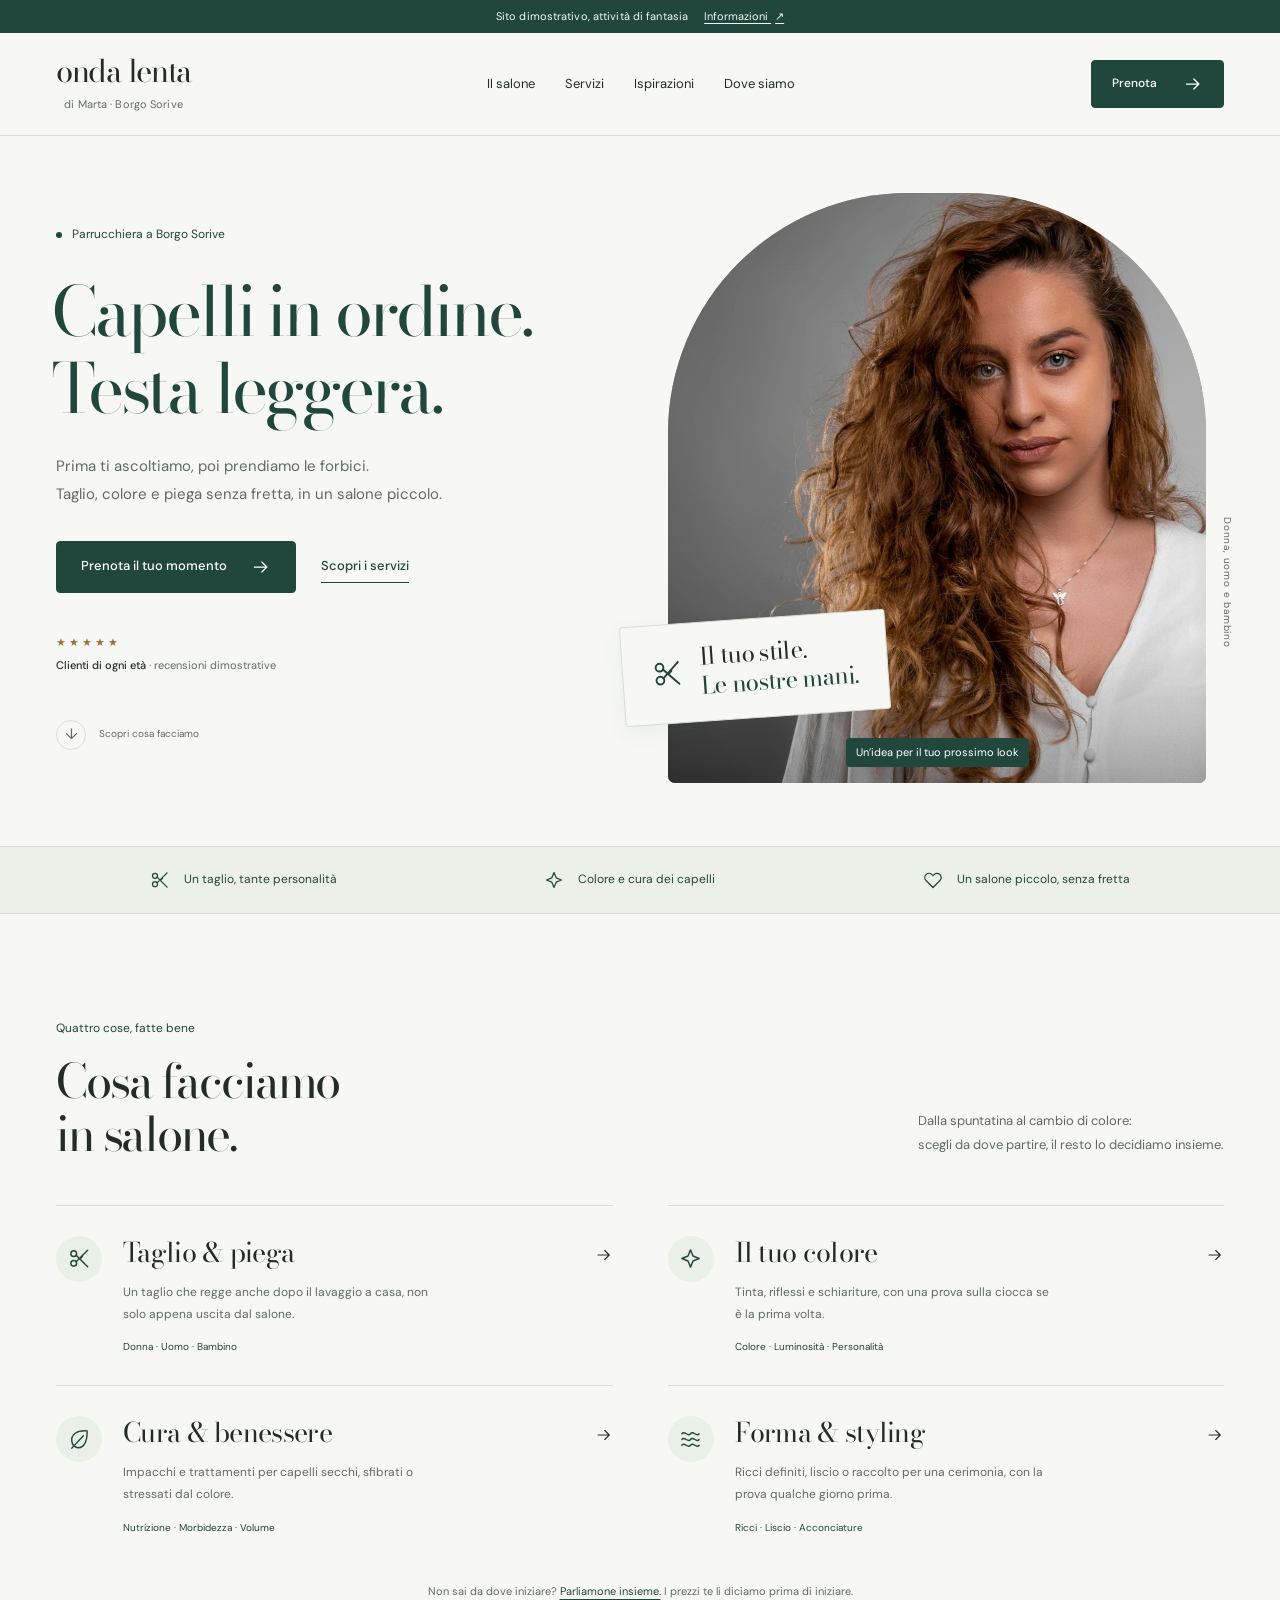
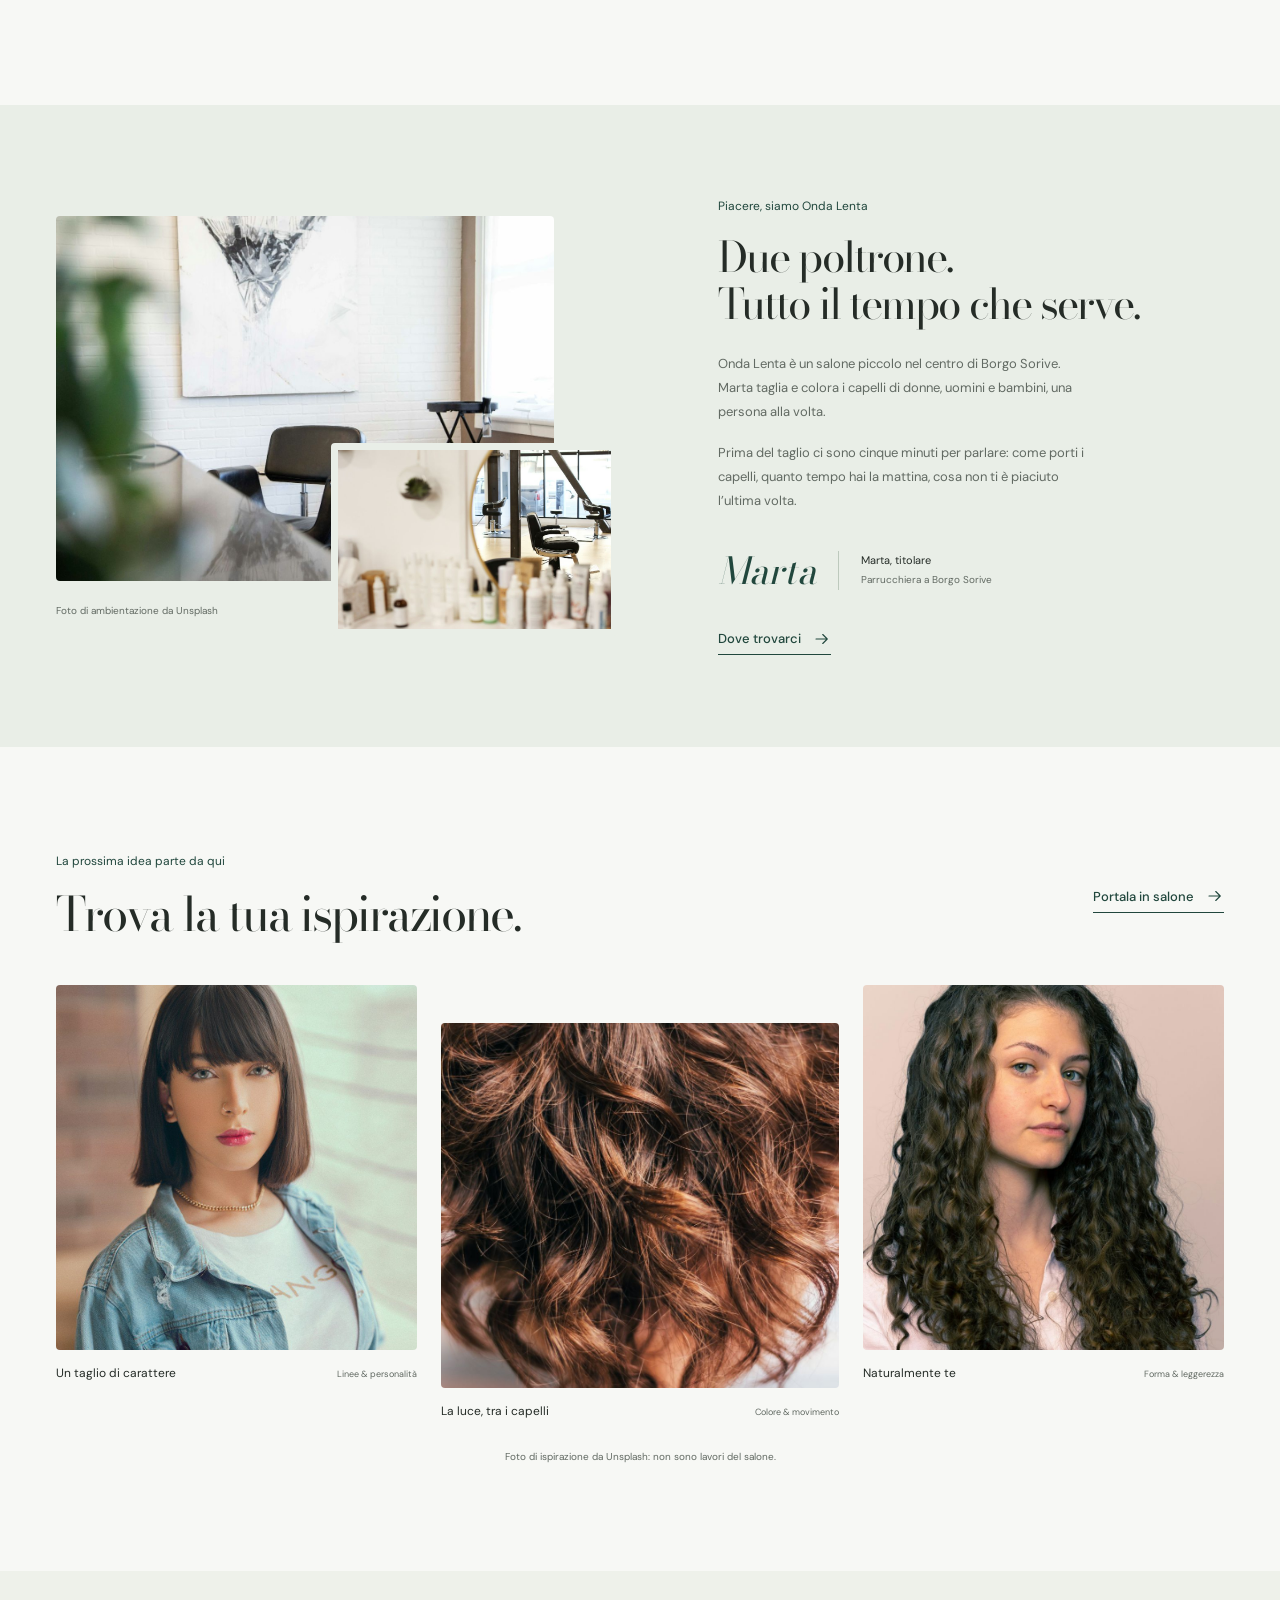
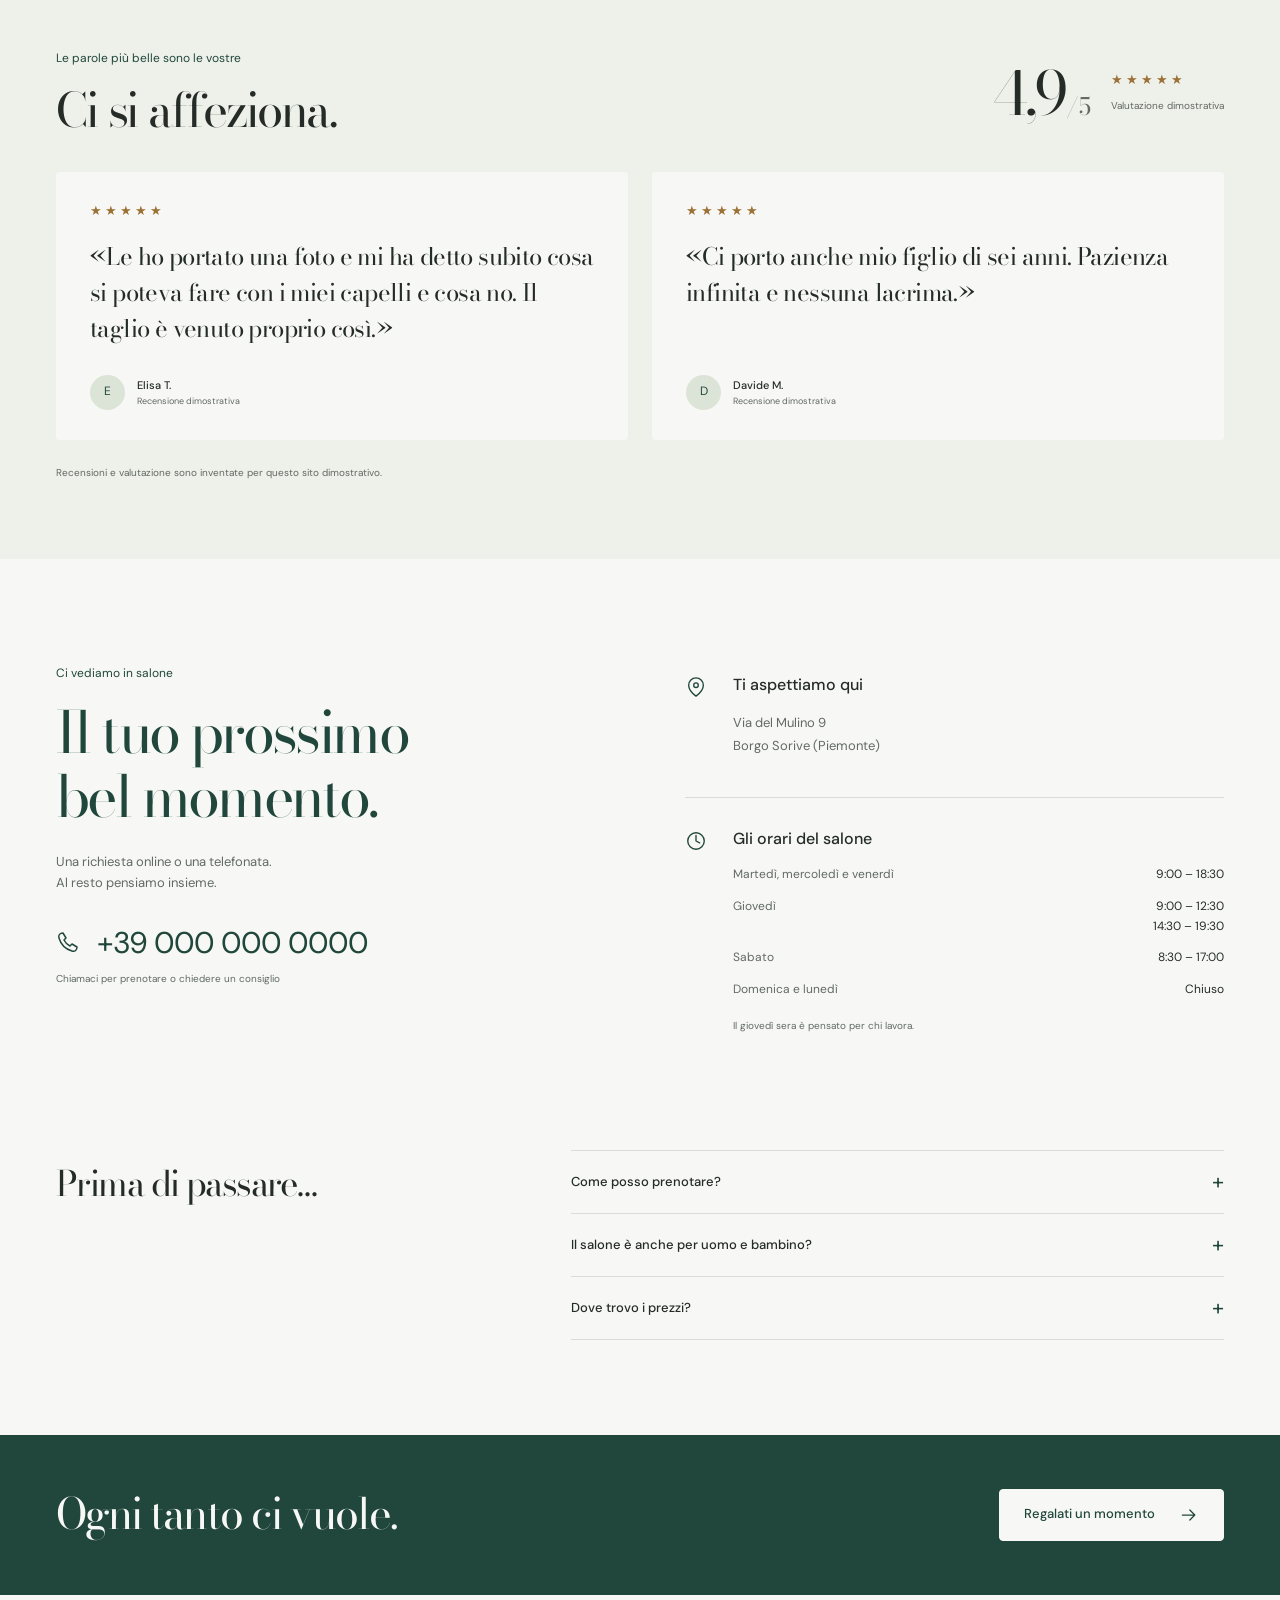
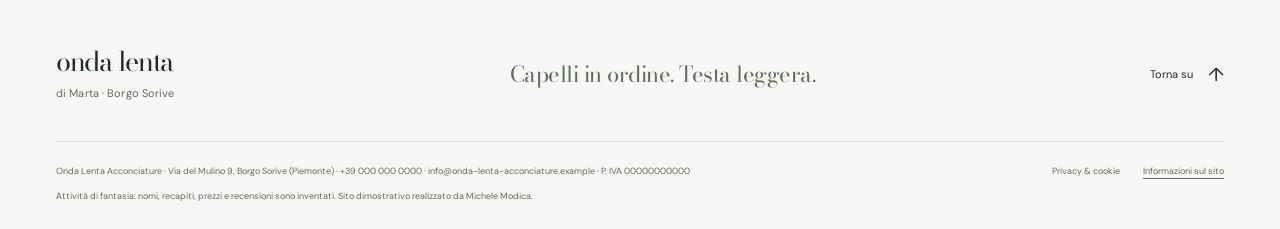
<file: index.html>
<!doctype html>
<html lang="it">
<head>
  <meta charset="utf-8">
  <meta name="viewport" content="width=device-width, initial-scale=1, viewport-fit=cover">
  <meta name="theme-color" content="#21473d">
  <meta name="robots" content="noindex, nofollow">
  <title>Onda Lenta Acconciature · Parrucchiera a Borgo Sorive</title>
  <meta name="description" content="Onda Lenta Acconciature, salone donna, uomo e bambino a Borgo Sorive (Piemonte). Attività di fantasia, sito dimostrativo.">
  <meta property="og:title" content="Onda Lenta Acconciature · Sito dimostrativo">
  <meta property="og:description" content="Un salone di fantasia a Borgo Sorive: taglio, colore e prenotazione in quattro passaggi. Sito dimostrativo.">
  <meta property="og:type" content="website">
  <meta property="og:url" content="https://gxmich.github.io/onda-lenta-acconciature-demo/">
  <meta property="og:locale" content="it_IT">
  <meta property="og:image" content="https://gxmich.github.io/onda-lenta-acconciature-demo/assets/onde-ramate.jpg">
  <link rel="icon" type="image/svg+xml" href="assets/favicon.svg">
  <link rel="preload" href="assets/bodoni-0.woff2" as="font" type="font/woff2" crossorigin>
  <link rel="stylesheet" href="assets/fonts.css">
  <link rel="stylesheet" href="styles.css">
  <link rel="stylesheet" href="experience.css">
  <script src="booking-core.js" defer></script>
  <script src="app.js" defer></script>
</head>
<body>
  <a class="skip-link" href="#main">Vai al contenuto</a>
  <div class="demo-ribbon">Sito dimostrativo, attività di fantasia <button type="button" data-dialog="demo-dialog">Informazioni <span aria-hidden="true">↗</span></button></div>
  <header class="site-header">
    <div class="header-inner wrap">
      <a class="brand" href="#" aria-label="Onda Lenta Acconciature, inizio pagina">onda lenta<span>di Marta · Borgo Sorive</span></a>
      <nav class="desktop-nav" aria-label="Navigazione principale">
        <a href="#salone">Il salone</a><a href="#servizi">Servizi</a><a href="#ispirazioni">Ispirazioni</a><a href="#contatti">Dove siamo</a>
      </nav>
      <button class="button button-small header-book" type="button" data-dialog="booking-dialog">Prenota <svg><use href="#i-arrow"/></svg></button>
      <button class="menu-toggle" type="button" aria-expanded="false" aria-controls="mobile-menu" aria-haspopup="dialog" aria-label="Apri il menu"><span></span><span></span></button>
    </div>

  </header>
  <main id="main">
    <section class="hero wrap" aria-labelledby="hero-title">
      <div class="hero-copy">
        <p class="location"><span aria-hidden="true"></span>Parrucchiera a Borgo Sorive</p>
        <h1 id="hero-title">Capelli in ordine.<br>Testa leggera.</h1>
        <p class="hero-description">Prima ti ascoltiamo, poi prendiamo le forbici.<br class="desktop-break"> Taglio, colore e piega senza fretta, in un salone piccolo.</p>
        <div class="hero-actions"><button class="button" type="button" data-dialog="booking-dialog">Prenota il tuo momento <svg><use href="#i-arrow"/></svg></button><a class="text-link" href="#servizi">Scopri i servizi</a></div>
        <div class="hero-rating"><div><span class="stars" aria-label="5 stelle su 5">★★★★★</span><p><strong>Clienti di ogni età</strong><span> · recensioni dimostrative</span></p></div></div>
        <a class="hero-down" href="#servizi"><span class="down-circle" aria-hidden="true">↓</span>Scopri cosa facciamo</a>
      </div>
      <div class="hero-visual">
        <div class="hero-photo"><img src="assets/onde-ramate.jpg" width="1068" height="1335" alt="Una ragazza con lunghi capelli ramati e mossi, camicia bianca, su fondo grigio" fetchpriority="high"><span class="photo-label">Un’idea per il tuo prossimo look</span></div>
        <div class="hero-note"><svg aria-hidden="true"><use href="#i-scissors"/></svg><p>Il tuo stile.<br><span>Le nostre mani.</span></p></div>
        <span class="hero-side-note">Donna, uomo e bambino</span>
      </div>
    </section>
    <div class="care-strip"><div class="wrap care-strip-inner"><span><svg aria-hidden="true"><use href="#i-scissors"/></svg>Un taglio, tante personalità</span><span><svg aria-hidden="true"><use href="#i-spark"/></svg>Colore e cura dei capelli</span><span><svg aria-hidden="true"><use href="#i-heart"/></svg>Un salone piccolo, senza fretta</span></div></div>
    <section class="services section wrap" id="servizi" aria-labelledby="services-title">
      <div class="section-heading"><div><p class="eyebrow">Quattro cose, fatte bene</p><h2 id="services-title">Cosa facciamo<br>in salone.</h2></div><p>Dalla spuntatina al cambio di colore:<br class="desktop-break"> scegli da dove partire, il resto lo decidiamo insieme.</p></div>
      <div class="service-grid">
        <button class="service" type="button" data-service="Taglio e piega"><span class="service-icon"><svg aria-hidden="true"><use href="#i-scissors"/></svg></span><span class="service-body"><span class="service-title">Taglio & piega</span><span class="service-text">Un taglio che regge anche dopo il lavaggio a casa, non solo appena uscita dal salone.</span><span class="service-tags">Donna · Uomo · Bambino</span></span><svg class="service-arrow" aria-hidden="true"><use href="#i-arrow"/></svg></button>
        <button class="service" type="button" data-service="Colore"><span class="service-icon"><svg aria-hidden="true"><use href="#i-spark"/></svg></span><span class="service-body"><span class="service-title">Il tuo colore</span><span class="service-text">Tinta, riflessi e schiariture, con una prova sulla ciocca se è la prima volta.</span><span class="service-tags">Colore · Luminosità · Personalità</span></span><svg class="service-arrow" aria-hidden="true"><use href="#i-arrow"/></svg></button>
        <button class="service" type="button" data-service="Trattamenti capelli"><span class="service-icon"><svg aria-hidden="true"><use href="#i-leaf"/></svg></span><span class="service-body"><span class="service-title">Cura & benessere</span><span class="service-text">Impacchi e trattamenti per capelli secchi, sfibrati o stressati dal colore.</span><span class="service-tags">Nutrizione · Morbidezza · Volume</span></span><svg class="service-arrow" aria-hidden="true"><use href="#i-arrow"/></svg></button>
        <button class="service" type="button" data-service="Forma e styling"><span class="service-icon"><svg aria-hidden="true"><use href="#i-waves"/></svg></span><span class="service-body"><span class="service-title">Forma & styling</span><span class="service-text">Ricci definiti, liscio o raccolto per una cerimonia, con la prova qualche giorno prima.</span><span class="service-tags">Ricci · Liscio · Acconciature</span></span><svg class="service-arrow" aria-hidden="true"><use href="#i-arrow"/></svg></button>
      </div>
      <p class="service-footnote">Non sai da dove iniziare? <button class="inline-link" type="button" data-dialog="booking-dialog">Parliamone insieme.</button> I prezzi te li diciamo prima di iniziare.</p>
    </section>
    <section class="salon-section" id="salone" aria-labelledby="salon-title"><div class="wrap salon-layout">
      <div class="salon-images"><img class="salon-main" src="assets/salone-postazione.jpg" alt="Una postazione da parrucchiere con poltrona nera, specchio e un quadro sulla parete bianca" width="1200" height="900" loading="lazy"><img class="salon-inset" src="assets/salone-specchio.jpg" alt="Prodotti per capelli su un bancone bianco davanti a uno specchio rotondo" width="900" height="675" loading="lazy"><span class="salon-image-caption">Foto di ambientazione da Unsplash</span></div>
      <div class="salon-copy"><p class="eyebrow">Piacere, siamo Onda Lenta</p><h2 id="salon-title">Due poltrone.<br>Tutto il tempo che serve.</h2><p>Onda Lenta è un salone piccolo nel centro di Borgo Sorive. Marta taglia e colora i capelli di donne, uomini e bambini, una persona alla volta.</p><p>Prima del taglio ci sono cinque minuti per parlare: come porti i capelli, quanto tempo hai la mattina, cosa non ti è piaciuto l’ultima volta.</p><div class="salon-signature"><span>Marta</span><div>Marta, titolare<br><small>Parrucchiera a Borgo Sorive</small></div></div><a class="text-link" href="#contatti">Dove trovarci <svg><use href="#i-arrow"/></svg></a></div>
    </div></section>
    <section class="inspiration section wrap" id="ispirazioni" aria-labelledby="inspiration-title">
      <div class="section-heading"><div><p class="eyebrow">La prossima idea parte da qui</p><h2 id="inspiration-title">Trova la tua ispirazione.</h2></div><a class="text-link" href="#contatti">Portala in salone <svg><use href="#i-arrow"/></svg></a></div>
      <div class="inspiration-grid"><figure><div class="inspiration-image"><img src="assets/ispirazione-bob.jpg" alt="Una ragazza con un caschetto scuro e frangia, giacca di jeans" width="900" height="1125" loading="lazy"></div><figcaption><span>Un taglio di carattere</span><span>Linee & personalità</span></figcaption></figure><figure><div class="inspiration-image"><img src="assets/ispirazione-luce.jpg" alt="Primo piano di capelli ramati con onde morbide" width="900" height="1125" loading="lazy"></div><figcaption><span>La luce, tra i capelli</span><span>Colore & movimento</span></figcaption></figure><figure><div class="inspiration-image"><img src="assets/ispirazione-ricci.jpg" alt="Una ragazza con lunghi capelli scuri e ricci naturali" width="900" height="1350" loading="lazy"></div><figcaption><span>Naturalmente te</span><span>Forma & leggerezza</span></figcaption></figure></div>
      <p class="image-disclaimer">Foto di ispirazione da Unsplash: non sono lavori del salone.</p>
    </section>
    <section class="reviews-section" id="recensioni" aria-labelledby="reviews-title"><div class="wrap">
      <div class="reviews-heading"><div><p class="eyebrow">Le parole più belle sono le vostre</p><h2 id="reviews-title">Ci si affeziona.</h2></div><div class="review-score"><strong>4,9<span>/5</span></strong><div><span class="stars" aria-label="5 stelle">★★★★★</span><span>Valutazione dimostrativa</span></div></div></div>
      <div class="review-grid"><figure class="review"><span class="stars" aria-label="5 stelle">★★★★★</span><blockquote>«Le ho portato una foto e mi ha detto subito cosa si poteva fare con i miei capelli e cosa no. Il taglio è venuto proprio così.»</blockquote><figcaption><span class="review-avatar">E</span><span><strong>Elisa T.</strong><small>Recensione dimostrativa</small></span></figcaption></figure><figure class="review"><span class="stars" aria-label="5 stelle">★★★★★</span><blockquote>«Ci porto anche mio figlio di sei anni. Pazienza infinita e nessuna lacrima.»</blockquote><figcaption><span class="review-avatar">D</span><span><strong>Davide M.</strong><small>Recensione dimostrativa</small></span></figcaption></figure></div>
      <p class="review-source">Recensioni e valutazione sono inventate per questo sito dimostrativo.</p>
    </div></section>
    <section class="contact-section section wrap" id="contatti" aria-labelledby="contact-title">
      <div class="contact-intro"><p class="eyebrow">Ci vediamo in salone</p><h2 id="contact-title">Il tuo prossimo<br>bel momento.</h2><p>Una richiesta online o una telefonata.<br>Al resto pensiamo insieme.</p><a class="phone-link" href="tel:+390000000000"><svg aria-hidden="true"><use href="#i-phone"/></svg>+39 000 000 0000</a><p class="contact-phone-note">Chiamaci per prenotare o chiedere un consiglio</p></div>
      <div class="contact-details"><div class="address-block"><span class="contact-icon"><svg aria-hidden="true"><use href="#i-pin"/></svg></span><div><h3>Ti aspettiamo qui</h3><address>Via del Mulino 9<br>Borgo Sorive (Piemonte)</address></div></div><div class="hours-block"><span class="contact-icon"><svg aria-hidden="true"><use href="#i-clock"/></svg></span><div><h3>Gli orari del salone</h3><dl class="hours"><div><dt>Martedì, mercoledì e venerdì</dt><dd>9:00 – 18:30</dd></div><div><dt>Giovedì</dt><dd>9:00 – 12:30<br>14:30 – 19:30</dd></div><div><dt>Sabato</dt><dd>8:30 – 17:00</dd></div><div><dt>Domenica e lunedì</dt><dd>Chiuso</dd></div></dl><p class="hours-note">Il giovedì sera è pensato per chi lavora.</p></div></div></div>
    </section>
    <section class="faq-section wrap" aria-labelledby="faq-title"><h2 id="faq-title">Prima di passare…</h2><div class="faq-list"><details><summary>Come posso prenotare?<span aria-hidden="true">+</span></summary><p>Puoi <button class="inline-link" type="button" data-dialog="booking-dialog">preparare una richiesta via email</button> scegliendo servizio, giorno e orario preferiti, oppure chiamare il <a href="tel:+390000000000">+39 000 000 0000</a>. L’appuntamento è valido dopo la nostra conferma.</p></details><details><summary>Il salone è anche per uomo e bambino?<span aria-hidden="true">+</span></summary><p>Sì, tagliamo i capelli a donne, uomini e bambini. Per i più piccoli conviene il mattino, quando il salone è più tranquillo.</p></details><details><summary>Dove trovo i prezzi?<span aria-hidden="true">+</span></summary><p>Il prezzo dipende dalla lunghezza e da cosa vuoi fare. Te lo diciamo prima di iniziare, oppure chiedilo al <a href="tel:+390000000000">+39 000 000 0000</a>.</p></details></div></section>
    <section class="closing-cta"><div class="wrap"><h2>Ogni tanto ci vuole.</h2><button class="button button-light" type="button" data-dialog="booking-dialog">Regalati un momento <svg><use href="#i-arrow"/></svg></button></div></section>
  </main>
  <footer class="site-footer wrap"><div class="footer-top"><a href="#" class="brand">onda lenta<span>di Marta · Borgo Sorive</span></a><p>Capelli in ordine. Testa leggera.</p><a class="back-top" href="#">Torna su <span aria-hidden="true">↑</span></a></div><div class="footer-bottom"><p>Onda Lenta Acconciature · Via del Mulino 9, Borgo Sorive (Piemonte) · +39 000 000 0000 · info@onda-lenta-acconciature.example · P. IVA 00000000000</p><div><a href="privacy.html">Privacy & cookie</a><button type="button" class="inline-link" data-dialog="demo-dialog">Informazioni sul sito</button></div></div><p class="footer-demo">Attività di fantasia: nomi, recapiti, prezzi e recensioni sono inventati. Sito dimostrativo realizzato da <a href="https://www.modicamichele.it">Michele Modica</a>.</p></footer>
  <div class="mobile-bookbar"><a href="#contatti" aria-label="Vai all’indirizzo e agli orari del salone"><svg><use href="#i-pin"/></svg></a><button class="button" type="button" data-dialog="booking-dialog"><svg><use href="#i-phone"/></svg>Prenota il tuo momento</button></div>
  <dialog id="mobile-menu" class="nav-dialog" aria-labelledby="menu-title">
    <div class="nav-top"><a class="brand" href="#" data-menu-link>onda lenta<span>di Marta · Borgo Sorive</span></a><button class="icon-button" type="button" data-close aria-label="Chiudi il menu"><svg aria-hidden="true"><use href="#i-close"/></svg></button></div>
    <div class="nav-content"><h2 id="menu-title" class="sr-only">Esplora il salone</h2><nav aria-label="Navigazione mobile"><a href="#salone" data-menu-link>Il salone <svg aria-hidden="true"><use href="#i-arrow-up"/></svg></a><a href="#servizi" data-menu-link>Servizi <svg aria-hidden="true"><use href="#i-arrow-up"/></svg></a><a href="#ispirazioni" data-menu-link>Ispirazioni <svg aria-hidden="true"><use href="#i-arrow-up"/></svg></a><a href="#recensioni" data-menu-link>Le vostre parole <svg aria-hidden="true"><use href="#i-arrow-up"/></svg></a><a href="#contatti" data-menu-link>Dove siamo <svg aria-hidden="true"><use href="#i-arrow-up"/></svg></a></nav><div class="nav-bottom"><p>Un momento per te,<br>comincia da qui.</p><button class="button" type="button" data-dialog="booking-dialog">Prenota un appuntamento <svg aria-hidden="true"><use href="#i-arrow"/></svg></button><a class="nav-phone" href="tel:+390000000000"><svg aria-hidden="true"><use href="#i-phone"/></svg>Preferisci chiamare? +39 000 000 0000</a></div></div>
  </dialog>
  <dialog id="booking-dialog" class="booking-panel" aria-labelledby="booking-title">
    <div class="booking-top"><span class="booking-wordmark">onda lenta</span><button class="icon-button" type="button" data-close aria-label="Chiudi la prenotazione"><svg aria-hidden="true"><use href="#i-close"/></svg></button></div>
    <header class="booking-header"><h2 id="booking-title">Un momento tutto tuo.</h2><p>Scegli cosa ti va. Troviamo insieme il quando.</p></header>
    <ol class="booking-progress" aria-label="Passaggi della richiesta"><li><button type="button" data-step-target="0" aria-current="step"><span>1</span>Servizio</button></li><li><button type="button" data-step-target="1" disabled><span>2</span>Quando</button></li><li><button type="button" data-step-target="2" disabled><span>3</span>I tuoi dati</button></li><li><button type="button" data-step-target="3" disabled><span>4</span>Riepilogo</button></li></ol>
    <form id="booking-form" method="dialog" novalidate>
      <div class="booking-scroll">
        <section class="booking-step" data-booking-step="0" aria-labelledby="service-step-title"><h3 id="service-step-title" tabindex="-1">Da cosa partiamo?</h3><p class="step-description">Scegli il servizio per il tuo prossimo look.</p><fieldset class="booking-services"><legend class="sr-only">Il servizio che desideri</legend>
          <label class="booking-service"><input type="radio" name="service" value="taglio" required><span class="booking-service-icon"><svg aria-hidden="true"><use href="#i-scissors"/></svg></span><span><strong>Taglio e piega</strong><small>Donna, uomo e bambino</small></span><span class="radio-indicator"><svg aria-hidden="true"><use href="#i-check"/></svg></span></label>
          <label class="booking-service"><input type="radio" name="service" value="colore"><span class="booking-service-icon"><svg aria-hidden="true"><use href="#i-spark"/></svg></span><span><strong>Colore</strong><small>Nuove sfumature, nuova luce</small></span><span class="radio-indicator"><svg aria-hidden="true"><use href="#i-check"/></svg></span></label>
          <label class="booking-service"><input type="radio" name="service" value="cura"><span class="booking-service-icon"><svg aria-hidden="true"><use href="#i-leaf"/></svg></span><span><strong>Trattamenti capelli</strong><small>Nutrizione, morbidezza e volume</small></span><span class="radio-indicator"><svg aria-hidden="true"><use href="#i-check"/></svg></span></label>
          <label class="booking-service"><input type="radio" name="service" value="forma"><span class="booking-service-icon"><svg aria-hidden="true"><use href="#i-waves"/></svg></span><span><strong>Forma e styling</strong><small>Ricci, liscio e acconciature</small></span><span class="radio-indicator"><svg aria-hidden="true"><use href="#i-check"/></svg></span></label>
        </fieldset><p class="booking-help">Hai un dubbio? <a href="tel:+390000000000">Chiedi un consiglio a Marta.</a></p></section>
        <section class="booking-step" data-booking-step="1" aria-labelledby="date-step-title" hidden><h3 id="date-step-title" tabindex="-1">Quando ti piacerebbe venire?</h3><p class="step-description">Indica una preferenza. Ti confermiamo noi la disponibilità.</p><fieldset class="date-options"><legend>Il giorno</legend><div id="quick-dates" class="quick-dates" role="group" aria-label="Prossimi giorni di apertura"></div><label class="date-field" for="booking-date"><svg aria-hidden="true"><use href="#i-calendar"/></svg><span>Oppure scegli una data</span><input type="date" id="booking-date" name="date" required aria-describedby="date-error"></label><p id="date-error" class="field-error" role="status" hidden></p></fieldset><fieldset class="time-options"><legend>Il tuo orario preferito</legend><div class="time-periods" role="group" aria-label="Filtra gli orari"><button type="button" data-period="morning" aria-pressed="true">Mattina</button><button type="button" data-period="afternoon" aria-pressed="false">Pomeriggio</button></div><div id="time-slots" class="time-slots" role="group" aria-label="Orari indicativi di apertura"></div><p id="time-empty" class="booking-help" hidden></p></fieldset><p class="booking-info"><svg aria-hidden="true"><use href="#i-info"/></svg><span>Gli orari seguono l’apertura del salone, non un calendario di disponibilità in tempo reale.</span></p></section>
        <section class="booking-step" data-booking-step="2" aria-labelledby="contact-step-title" hidden><h3 id="contact-step-title" tabindex="-1">Come ti ricontattiamo?</h3><p class="step-description">Bastano il tuo nome e un numero di telefono.</p><div class="form-field"><label for="booking-name">Il tuo nome <span aria-hidden="true">*</span></label><input id="booking-name" name="name" autocomplete="name" maxlength="80" placeholder="Come ti chiami?" required aria-describedby="name-error"><p id="name-error" class="field-error" hidden></p></div><div class="form-field"><label for="booking-phone">Numero di telefono <span aria-hidden="true">*</span></label><input id="booking-phone" type="tel" name="phone" autocomplete="tel" inputmode="tel" maxlength="30" placeholder="Il numero a cui possiamo chiamarti" required aria-describedby="phone-error"><p id="phone-error" class="field-error" hidden></p></div><div class="form-field"><label for="booking-notes">Vuoi aggiungere qualcosa? <span>Facoltativo</span></label><textarea id="booking-notes" name="notes" rows="3" maxlength="350" placeholder="Per esempio, hai voglia di cambiare taglio…" aria-describedby="notes-hint notes-error"></textarea><span id="notes-hint" class="field-hint">Solo preferenze sul servizio, senza informazioni sensibili.</span><p id="notes-error" class="field-error" hidden></p></div><p class="booking-privacy">Sito dimostrativo: questi dati non vengono inviati né salvati. <a href="privacy.html" target="_blank" rel="noopener noreferrer">Privacy</a></p></section>
        <section class="booking-step" data-booking-step="3" aria-labelledby="review-step-title" hidden><h3 id="review-step-title" tabindex="-1">Tutto come lo desideri?</h3><p class="step-description">Controlla i dettagli, poi invia la richiesta.</p><div class="booking-summary"><div class="summary-salon"><svg aria-hidden="true"><use href="#i-scissors"/></svg><span><strong>Onda Lenta Acconciature</strong><small>Via del Mulino 9 · Borgo Sorive</small></span></div><dl id="booking-summary-details"></dl><button type="button" class="inline-link" data-step-target="0">Modifica la richiesta</button></div><p class="booking-info"><svg aria-hidden="true"><use href="#i-info"/></svg><span>È una richiesta di appuntamento. Giorno, orario e prezzo saranno confermati direttamente dal salone.</span></p><p class="email-recipient">Sito dimostrativo: l’invio è simulato e nessun dato lascia la pagina.</p><p id="email-status" class="email-status" role="status" hidden></p><button type="button" class="copy-request" id="copy-request"><svg aria-hidden="true"><use href="#i-copy"/></svg>Copia la richiesta</button><div id="copy-fallback" hidden><label for="request-text">Copia questo testo nella tua email</label><textarea id="request-text" readonly rows="8"></textarea></div></section>
      </div>
      <footer class="booking-footer"><div class="booking-selection" id="booking-selection">Il tuo prossimo bel momento</div><div class="booking-actions"><button id="booking-back" type="button" class="booking-back" hidden><svg aria-hidden="true"><use href="#i-arrow"/></svg><span>Indietro</span></button><button id="booking-next" type="button" class="button" disabled>Giorno e orario <svg aria-hidden="true"><use href="#i-arrow"/></svg></button><a id="booking-email" class="button" href="#" hidden>Invia la richiesta <svg aria-hidden="true"><use href="#i-arrow"/></svg></a></div><p id="booking-footer-note">Nessun pagamento online. Prezzi da concordare con il salone.</p></footer>
    </form>
  </dialog>
  <dialog id="demo-dialog" aria-labelledby="demo-title"><button type="button" class="dialog-close" data-close aria-label="Chiudi">×</button><p class="eyebrow">Sito dimostrativo</p><h2 id="demo-title">Un salone che non esiste.</h2><p>Onda Lenta Acconciature è un’attività di fantasia. Nome, indirizzo, telefono, email, partita IVA, orari, prezzi e recensioni sono inventati e servono solo a mostrare come funziona il sito.</p><p>La prenotazione in quattro passaggi è simulata: controlla i dati e prepara il riepilogo, ma non invia niente a nessuno.</p><p>Le foto vengono da Unsplash e non mostrano lavori del salone. I crediti sono nel file CREDITI-FOTO.md del repository.</p><p>Sito realizzato da <a href="https://www.modicamichele.it">Michele Modica</a>.</p><a class="text-link" href="privacy.html">Privacy e cookie</a></dialog>
  <svg class="svg-sprite" xmlns="http://www.w3.org/2000/svg" aria-hidden="true"><defs>
    <symbol id="i-close" viewBox="0 0 24 24"><path d="m6 6 12 12M18 6 6 18"/></symbol>
    <symbol id="i-check" viewBox="0 0 24 24"><path d="m5 12 4 4L19 6"/></symbol>
    <symbol id="i-calendar" viewBox="0 0 24 24"><rect x="3" y="5" width="18" height="16" rx="3"/><path d="M7 3v4m10-4v4M3 11h18"/></symbol>
    <symbol id="i-info" viewBox="0 0 24 24"><circle cx="12" cy="12" r="9"/><path d="M12 11v6m0-10h.01"/></symbol>
    <symbol id="i-copy" viewBox="0 0 24 24"><rect x="8" y="8" width="12" height="13" rx="2"/><path d="M16 8V5a2 2 0 0 0-2-2H5a2 2 0 0 0-2 2v9a2 2 0 0 0 2 2h3"/></symbol>
    <symbol id="i-arrow" viewBox="0 0 24 24"><path d="M4 12h15M13 6l6 6-6 6"/></symbol><symbol id="i-arrow-up" viewBox="0 0 24 24"><path d="M6 18 18 6M6 6h12v12"/></symbol>
    <symbol id="i-scissors" viewBox="0 0 24 24"><circle cx="6" cy="17" r="3"/><circle cx="6" cy="7" r="3"/><path d="m8.5 8.5 12 12m-12-5 12-12M13 12l2-2"/></symbol>
    <symbol id="i-spark" viewBox="0 0 24 24"><path d="m12 3 2.6 6.4L21 12l-6.4 2.6L12 21l-2.6-6.4L3 12l6.4-2.6L12 3Z"/></symbol>
    <symbol id="i-heart" viewBox="0 0 24 24"><path d="M20.4 5.5a5 5 0 0 0-7.1 0L12 6.8l-1.3-1.3a5 5 0 0 0-7.1 7.1L12 21l8.4-8.4a5 5 0 0 0 0-7.1Z"/></symbol>
    <symbol id="i-leaf" viewBox="0 0 24 24"><path d="M20 3C9 2 3 7 4 14s9 9 13 3c3-4 3-9 3-14ZM4 21 16 8"/></symbol>
    <symbol id="i-waves" viewBox="0 0 24 24"><path d="M3 6c3-4 6 4 9 0s6 4 9 0M3 12c3-4 6 4 9 0s6 4 9 0M3 18c3-4 6 4 9 0s6 4 9 0"/></symbol>
    <symbol id="i-phone" viewBox="0 0 24 24"><path d="m7 3 3 5-2 2c1.3 2.7 3.3 4.7 6 6l2-2 5 3c0 3-2 5-5 4C9 19 5 15 3 8 2 5 4 3 7 3Z"/></symbol>
    <symbol id="i-pin" viewBox="0 0 24 24"><path d="M20 10c0 6-8 12-8 12S4 16 4 10a8 8 0 1 1 16 0Z"/><circle cx="12" cy="10" r="2.5"/></symbol>
    <symbol id="i-clock" viewBox="0 0 24 24"><circle cx="12" cy="12" r="9"/><path d="M12 6v6l4 2"/></symbol>
    <symbol id="i-instagram" viewBox="0 0 24 24"><rect x="3" y="3" width="18" height="18" rx="5"/><circle cx="12" cy="12" r="4"/><path d="M17.5 6.5h.01"/></symbol>
  </defs></svg>
</body>
</html>
</file>
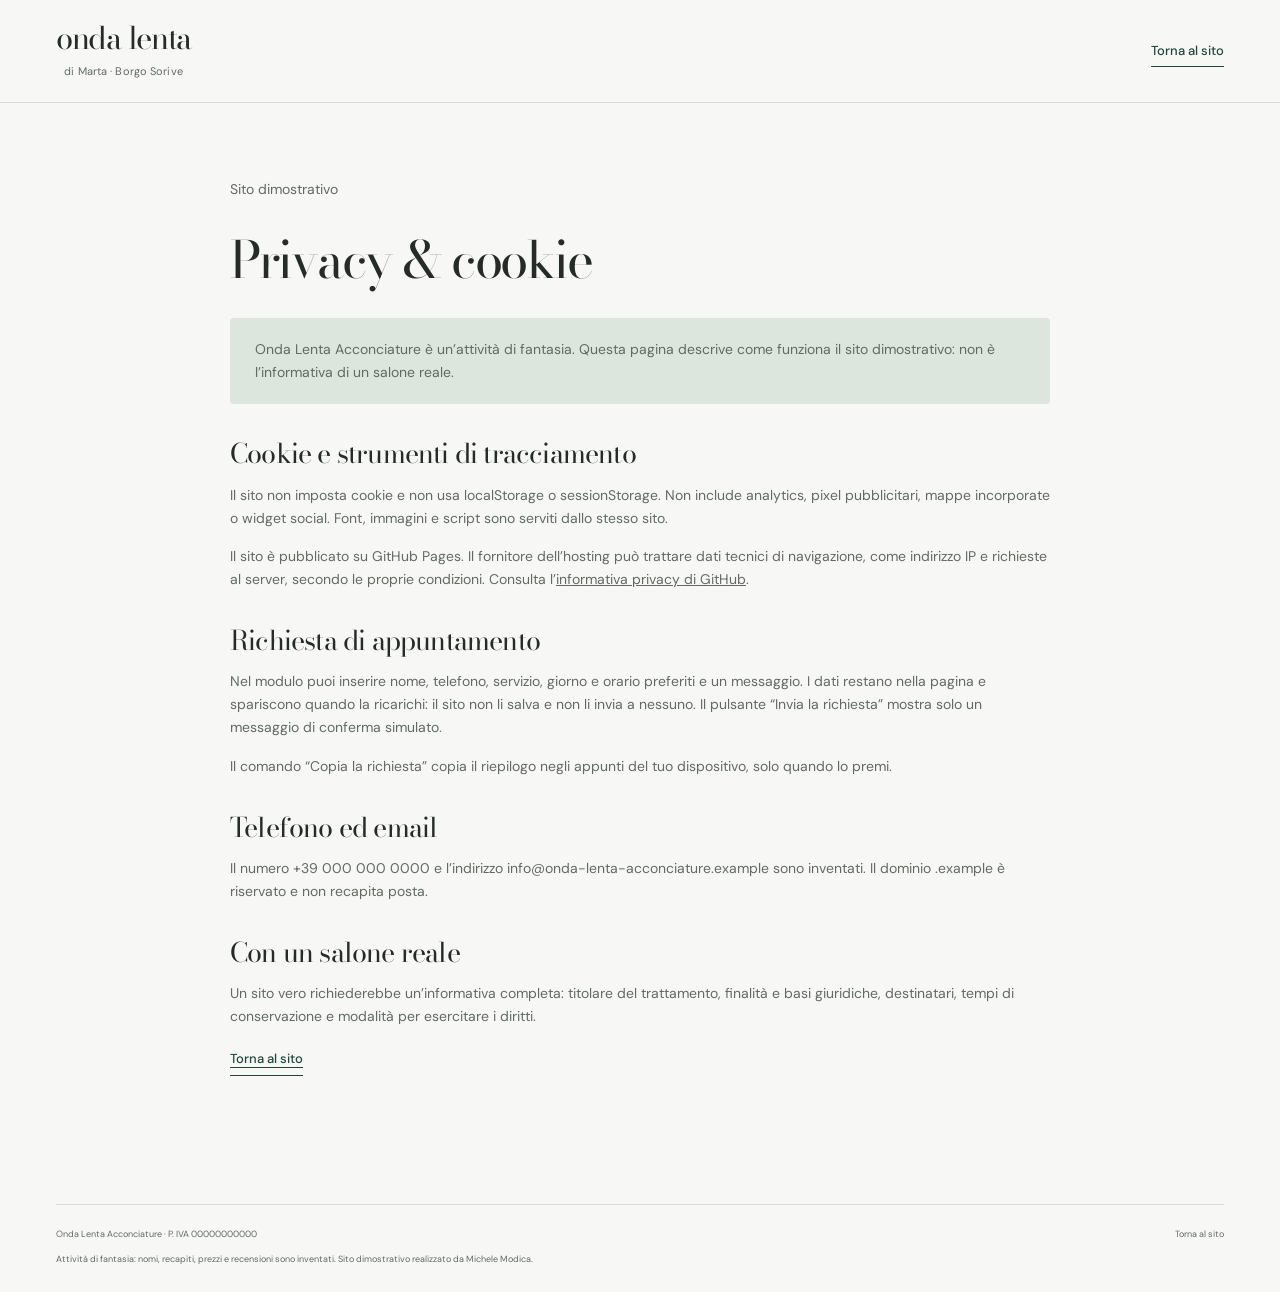
<file: privacy.html>
<!doctype html>
<html lang="it">
<head>
<meta charset="utf-8">
<meta name="viewport" content="width=device-width,initial-scale=1">
<meta name="robots" content="noindex, nofollow">
<meta name="theme-color" content="#21473d">
<title>Privacy & cookie · Onda Lenta Acconciature (sito dimostrativo)</title>
<link rel="icon" href="assets/favicon.svg">
<link rel="stylesheet" href="assets/fonts.css">
<link rel="stylesheet" href="styles.css">
<link rel="stylesheet" href="experience.css">
</head>
<body>
<header class="site-header">
<div class="header-inner wrap">
<a class="brand" href="index.html">onda lenta<span>di Marta · Borgo Sorive</span></a>
<a class="text-link" href="index.html">Torna al sito</a>
</div>
</header>
<main class="legal-main wrap">
<p class="eyebrow">Sito dimostrativo</p>
<h1>Privacy & cookie</h1>
<p class="legal-note">Onda Lenta Acconciature è un’attività di fantasia. Questa pagina descrive come funziona il sito dimostrativo: non è l’informativa di un salone reale.</p>
<h2>Cookie e strumenti di tracciamento</h2>
<p>Il sito non imposta cookie e non usa localStorage o sessionStorage. Non include analytics, pixel pubblicitari, mappe incorporate o widget social. Font, immagini e script sono serviti dallo stesso sito.</p>
<p>Il sito è pubblicato su GitHub Pages. Il fornitore dell’hosting può trattare dati tecnici di navigazione, come indirizzo IP e richieste al server, secondo le proprie condizioni. Consulta l’<a href="https://docs.github.com/en/site-policy/privacy-policies/github-general-privacy-statement" target="_blank" rel="noopener noreferrer">informativa privacy di GitHub</a>.</p>
<h2>Richiesta di appuntamento</h2>
<p>Nel modulo puoi inserire nome, telefono, servizio, giorno e orario preferiti e un messaggio. I dati restano nella pagina e spariscono quando la ricarichi: il sito non li salva e non li invia a nessuno. Il pulsante “Invia la richiesta” mostra solo un messaggio di conferma simulato.</p>
<p>Il comando “Copia la richiesta” copia il riepilogo negli appunti del tuo dispositivo, solo quando lo premi.</p>
<h2>Telefono ed email</h2>
<p>Il numero +39 000 000 0000 e l’indirizzo info@onda-lenta-acconciature.example sono inventati. Il dominio .example è riservato e non recapita posta.</p>
<h2>Con un salone reale</h2>
<p>Un sito vero richiederebbe un’informativa completa: titolare del trattamento, finalità e basi giuridiche, destinatari, tempi di conservazione e modalità per esercitare i diritti.</p>
<a class="text-link" href="index.html">Torna al sito</a>
</main>
<footer class="site-footer wrap">
<div class="footer-bottom">
<p>Onda Lenta Acconciature · P. IVA 00000000000</p>
<a href="index.html">Torna al sito</a>
</div>
<p class="footer-demo">Attività di fantasia: nomi, recapiti, prezzi e recensioni sono inventati. Sito dimostrativo realizzato da <a href="https://www.modicamichele.it">Michele Modica</a>.</p>
</footer>
</body>
</html>
</file>
<file: assets/fonts.css>
@font-face {
  font-family: 'DM Sans';
  font-style: normal;
  font-weight: 400;
  font-display: swap;
  src: url(./dm-sans-0.woff2) format('woff2');
  unicode-range: U+0000-00FF, U+0131, U+0152-0153, U+02BB-02BC, U+02C6, U+02DA, U+02DC, U+0304, U+0308, U+0329, U+2000-206F, U+20AC, U+2122, U+2191, U+2193, U+2212, U+2215, U+FEFF, U+FFFD;
}
@font-face {
  font-family: 'DM Sans';
  font-style: normal;
  font-weight: 500;
  font-display: swap;
  src: url(./dm-sans-0.woff2) format('woff2');
  unicode-range: U+0000-00FF, U+0131, U+0152-0153, U+02BB-02BC, U+02C6, U+02DA, U+02DC, U+0304, U+0308, U+0329, U+2000-206F, U+20AC, U+2122, U+2191, U+2193, U+2212, U+2215, U+FEFF, U+FFFD;
}
@font-face {
  font-family: 'DM Sans';
  font-style: normal;
  font-weight: 600;
  font-display: swap;
  src: url(./dm-sans-0.woff2) format('woff2');
  unicode-range: U+0000-00FF, U+0131, U+0152-0153, U+02BB-02BC, U+02C6, U+02DA, U+02DC, U+0304, U+0308, U+0329, U+2000-206F, U+20AC, U+2122, U+2191, U+2193, U+2212, U+2215, U+FEFF, U+FFFD;
}
@font-face {
  font-family: 'DM Sans';
  font-style: normal;
  font-weight: 700;
  font-display: swap;
  src: url(./dm-sans-0.woff2) format('woff2');
  unicode-range: U+0000-00FF, U+0131, U+0152-0153, U+02BB-02BC, U+02C6, U+02DA, U+02DC, U+0304, U+0308, U+0329, U+2000-206F, U+20AC, U+2122, U+2191, U+2193, U+2212, U+2215, U+FEFF, U+FFFD;
}
@font-face {
  font-family: 'Bodoni Moda';
  font-style: normal;
  font-weight: 400;
  font-display: swap;
  src: url(./bodoni-0.woff2) format('woff2');
  unicode-range: U+0000-00FF, U+0131, U+0152-0153, U+02BB-02BC, U+02C6, U+02DA, U+02DC, U+0304, U+0308, U+0329, U+2000-206F, U+20AC, U+2122, U+2191, U+2193, U+2212, U+2215, U+FEFF, U+FFFD;
}
@font-face {
  font-family: 'Bodoni Moda';
  font-style: normal;
  font-weight: 500;
  font-display: swap;
  src: url(./bodoni-0.woff2) format('woff2');
  unicode-range: U+0000-00FF, U+0131, U+0152-0153, U+02BB-02BC, U+02C6, U+02DA, U+02DC, U+0304, U+0308, U+0329, U+2000-206F, U+20AC, U+2122, U+2191, U+2193, U+2212, U+2215, U+FEFF, U+FFFD;
}
@font-face {
  font-family: 'Bodoni Moda';
  font-style: normal;
  font-weight: 600;
  font-display: swap;
  src: url(./bodoni-0.woff2) format('woff2');
  unicode-range: U+0000-00FF, U+0131, U+0152-0153, U+02BB-02BC, U+02C6, U+02DA, U+02DC, U+0304, U+0308, U+0329, U+2000-206F, U+20AC, U+2122, U+2191, U+2193, U+2212, U+2215, U+FEFF, U+FFFD;
}
</file>
<file: styles.css>
:root{--paper:#f7f8f5;--white:#fff;--ink:#252c27;--green:#21473d;--green-dark:#17392f;--sage:#dde6dc;--muted:#626a63;--line:#d8ded5;--serif:'Bodoni Moda',Georgia,serif;--sans:'DM Sans',Arial,sans-serif;--width:1240px}
*,*::before,*::after{box-sizing:border-box}html{scroll-behavior:smooth;scroll-padding-top:115px}body{margin:0;background:var(--paper);color:var(--ink);font-family:var(--sans);font-size:15px;line-height:1.65;-webkit-font-smoothing:antialiased}body.modal-open{overflow:hidden}button,a{-webkit-tap-highlight-color:transparent}button,input{font:inherit}button{cursor:pointer}a{color:inherit;text-decoration:none}button{color:inherit}svg{width:22px;height:22px;fill:none;stroke:currentColor;stroke-width:1.5;stroke-linecap:round;stroke-linejoin:round;flex-shrink:0}img{display:block;max-width:100%;object-fit:cover}button:focus-visible,a:focus-visible,summary:focus-visible{outline:3px solid #8d6b2d;outline-offset:6px}::selection{color:var(--paper);background:var(--green)}h1,h2,h3,p,figure{margin:0}h1,h2{font-family:var(--serif);font-weight:400;letter-spacing:-.045em;line-height:1.12}h2{font-size:clamp(34px,3.7vw,49px)}h3{font-weight:500;font-size:19px;line-height:1.35}.wrap{width:min(var(--width),calc(100% - 112px));margin-inline:auto}.section{padding-block:105px}.skip-link{position:fixed;top:-100px;left:12px;z-index:100;background:var(--green);color:white;padding:12px 20px}.skip-link:focus{top:12px}.demo-ribbon{display:flex;justify-content:center;align-items:center;gap:16px;background:var(--green);color:#f5f7f1;min-height:33px;font-size:11px;letter-spacing:.01em}.demo-ribbon button{border:0;background:none;color:#f5f7f1;font-size:11px;padding:5px 0;text-decoration:underline;text-underline-offset:3px}.demo-ribbon button span{margin-left:4px}.site-header{position:sticky;top:0;z-index:20;background:rgba(247,248,245,.97);border-bottom:1px solid var(--line)}.header-inner{height:102px;display:flex;align-items:center;justify-content:space-between;gap:24px}.brand{font-family:var(--serif);font-size:31px;line-height:1;letter-spacing:-1.3px;white-space:nowrap;display:inline-block}.brand span{display:block;font-family:var(--sans);font-size:9px;letter-spacing:1px;margin-top:11px;color:var(--muted);text-align:center}.desktop-nav{display:flex;gap:30px;font-size:13px}.desktop-nav a{padding:10px 0;position:relative}.desktop-nav a::after{content:'';position:absolute;left:0;right:100%;height:1px;background:var(--green);bottom:5px;transition:right .2s}.desktop-nav a:hover::after{right:0}.button{display:inline-flex;align-items:center;justify-content:center;gap:24px;background:var(--green);color:#fff;border:1px solid var(--green);border-radius:4px;min-height:56px;padding:15px 24px;font-size:13px;font-weight:500;line-height:1.3;transition:background .18s,transform .18s}.button:hover{background:var(--green-dark);transform:translateY(-2px)}.button svg{width:20px;height:20px}.button-small{min-height:43px;padding:10px 20px;gap:26px;font-size:12px}.menu-toggle{display:none}.mobile-nav[hidden]{display:none}.hero{display:grid;grid-template-columns:1fr 1.02fr;gap:40px;padding-top:48px;padding-bottom:55px;align-items:center;min-height:710px}.hero-copy{padding-block:15px}.location{font-size:12px;display:flex;align-items:center;gap:10px;color:var(--green);margin-bottom:28px}.location>span{width:6px;height:6px;background:var(--green);border-radius:50%}.hero h1{font-size:clamp(47px,5.35vw,75px);line-height:1.12;white-space:nowrap;color:var(--green);margin-left:-4px}.hero-description{color:var(--muted);font-size:15px;line-height:1.9;margin-top:25px}.hero-actions{display:flex;align-items:center;flex-wrap:wrap;gap:25px;margin-top:32px}.text-link{display:inline-flex;align-items:center;gap:12px;color:var(--green);font-size:13px;font-weight:500;border-bottom:1px solid currentColor;padding-block:5px}.text-link:hover{color:#426f60}.text-link svg{width:18px;height:18px}.hero-rating{display:flex;align-items:center;gap:13px;margin-top:36px}.google-letter{font-family:Arial,sans-serif;font-size:27px;font-weight:700;color:#4285f4;line-height:1}.stars{color:#9b7137;letter-spacing:3px;font-size:13px;line-height:1.4}.hero-rating .stars{font-size:11px}.hero-rating p{font-size:11px;margin-top:3px}.hero-rating strong{font-weight:500}.hero-rating p>span{color:var(--muted)}.hero-down{display:flex;align-items:center;gap:13px;font-size:10px;color:var(--muted);margin-top:45px}.down-circle{display:grid;place-items:center;width:30px;height:30px;border:1px solid var(--line);border-radius:50%;font-size:15px}.hero-visual{position:relative;padding:0 18px 0 14px}.hero-photo{height:590px;border-radius:240px 240px 7px 7px;overflow:hidden;position:relative;background:#b1a089}.hero-photo>img{width:100%;height:100%;object-position:50% 35%}.photo-label{position:absolute;bottom:15px;left:20px;right:20px;text-align:center;color:#fff;font-size:10px;text-shadow:0 1px 5px #000}.hero-photo::after{content:'';position:absolute;inset:75% 0 0;background:linear-gradient(transparent,rgba(0,0,0,.23));pointer-events:none}.photo-label{z-index:1}.hero-note{position:absolute;bottom:65px;left:-32px;background:var(--paper);border:1px solid var(--line);padding:20px 29px;display:flex;gap:17px;align-items:center;box-shadow:0 6px 20px #213b2910;transform:rotate(-4deg);border-radius:3px}.hero-note svg{color:var(--green);width:31px;height:31px}.hero-note p{font-family:var(--serif);font-size:24px;line-height:1.2;letter-spacing:-.6px}.hero-note p span{color:var(--green)}.hero-side-note{position:absolute;right:-11px;top:55%;writing-mode:vertical-rl;font-size:10px;color:var(--muted);letter-spacing:.8px}.care-strip{background:#edf0e9;border-block:1px solid var(--line)}.care-strip-inner{display:flex;align-items:center;justify-content:space-around;padding-block:23px;gap:20px}.care-strip-inner>span{display:flex;align-items:center;gap:14px;font-size:12px;color:var(--green)}.care-strip-inner svg{width:20px;height:20px}.section-heading{display:flex;align-items:flex-end;justify-content:space-between;gap:40px;margin-bottom:44px}.eyebrow{font-size:12px;color:var(--green);margin-bottom:16px}.section-heading>p{font-size:13px;color:var(--muted);line-height:1.85;padding-bottom:4px}.service-grid{display:grid;grid-template-columns:1fr 1fr;column-gap:55px}.service{display:flex;align-items:flex-start;gap:21px;padding:30px 0;background:none;border:0;border-top:1px solid var(--line);text-align:left;width:100%}.service-icon{height:46px;width:46px;background:#eaf0e7;border-radius:50%;display:grid;place-items:center;color:var(--green);flex-shrink:0}.service-icon svg{width:23px;height:23px}.service-body{display:flex;flex-direction:column;gap:11px;flex:1}.service-title{font-family:var(--serif);font-size:27px;line-height:1.25;letter-spacing:-.7px}.service-text{font-size:12px;color:var(--muted);line-height:1.85;max-width:320px}.service-tags{font-size:10px;color:var(--green);padding-top:3px}.service-arrow{width:18px;margin-top:8px;transition:transform .18s}.service:hover .service-arrow{transform:translateX(5px)}.service-footnote{margin-top:16px;font-size:11px;color:var(--muted);text-align:center}.inline-link{padding:0;border:0;background:none;color:var(--green);text-decoration:underline;text-underline-offset:3px}.salon-section{background:#e9eee7;padding-block:92px}.salon-layout{display:grid;grid-template-columns:1fr .9fr;align-items:center;gap:100px}.salon-images{position:relative;padding-bottom:55px;padding-right:64px}.salon-main{width:100%;height:365px;object-position:50% 50%;border-radius:4px}.salon-inset{position:absolute;right:0;bottom:0;width:51%;height:193px;border:7px solid #e9eee7;object-fit:cover;border-radius:4px}.salon-image-caption{position:absolute;bottom:17px;left:0;font-size:10px;color:var(--muted);max-width:44%;line-height:1.6}.salon-copy h2{margin-bottom:24px;font-size:clamp(32px,3.3vw,43px)}.salon-copy>p:not(.eyebrow){font-size:13px;color:var(--muted);margin-top:17px;line-height:1.85;max-width:380px}.salon-signature{display:flex;align-items:center;gap:22px;margin:27px 0 22px}.salon-signature>span{font-family:var(--serif);font-size:37px;font-style:italic;color:var(--green)}.salon-signature>div{font-size:11px;line-height:1.8;border-left:1px solid #bdc9bd;padding-left:22px}.salon-signature small{font-size:10px;color:var(--muted)}.inspiration .section-heading{align-items:center}.inspiration-grid{display:grid;grid-template-columns:1fr 1.1fr 1fr;gap:24px}.inspiration-grid figure:nth-child(2){padding-top:38px}.inspiration-image{height:365px;overflow:hidden;border-radius:4px}.inspiration-image img{width:100%;height:100%;transition:transform .5s ease}.inspiration-grid figure:nth-child(1) img{object-position:50% 35%}.inspiration-grid figure:nth-child(2) img{object-position:62% center}.inspiration-grid figure:nth-child(3) img{object-position:50% 40%}.inspiration-image:hover img{transform:scale(1.035)}.inspiration-grid figcaption{display:flex;justify-content:space-between;align-items:center;gap:10px;margin-top:14px;font-size:12px}.inspiration-grid figcaption>span:last-child{color:var(--muted);font-size:9px}.image-disclaimer{font-size:10px;color:var(--muted);margin-top:27px;text-align:center}.reviews-section{background:#eef1ea;padding-block:78px}.reviews-heading{display:flex;justify-content:space-between;align-items:center;margin-bottom:35px;gap:30px}.review-score{display:flex;align-items:center;gap:20px}.review-score>strong{font-family:var(--serif);font-size:60px;font-weight:400;letter-spacing:-3px;line-height:1.1}.review-score>strong>span{font-size:24px;letter-spacing:0;color:var(--muted)}.review-score>div{display:flex;flex-direction:column;gap:9px}.review-score>div>span:last-child{font-size:10px;color:var(--muted)}.review-grid{display:grid;grid-template-columns:1fr 1fr;gap:24px}.review{background:var(--paper);padding:30px 34px;border-radius:4px;display:flex;flex-direction:column;align-items:flex-start}.review blockquote{margin:18px 0 28px;font-family:var(--serif);font-size:24px;line-height:1.5;letter-spacing:-.6px;flex:1}.review figcaption{display:flex;align-items:center;gap:12px;width:100%}.review-avatar{width:35px;height:35px;border-radius:50%;background:#dce4d8;display:grid;place-items:center;font-size:12px;color:var(--green)}.review figcaption strong{font-size:11px;font-weight:500;display:block}.review figcaption small{font-size:9px;color:var(--muted);display:block}.review figcaption .google-letter{margin-left:auto;font-size:20px}.review-source{margin-top:25px;font-size:10px;color:var(--muted)}.review-source a{text-decoration:underline;text-underline-offset:3px;margin-left:8px}.contact-section{display:grid;grid-template-columns:1fr 1fr;gap:90px}.contact-intro h2{font-size:clamp(43px,4.5vw,60px);margin-bottom:22px;color:var(--green)}.contact-intro>p:not(.eyebrow){color:var(--muted);font-size:13px}.phone-link{display:inline-flex;gap:17px;align-items:center;font-size:30px;letter-spacing:-1px;margin-top:24px;color:var(--green)}.phone-link svg{width:24px;height:24px}.contact-intro .contact-phone-note{font-size:10px!important;margin-top:4px}.instagram-link{display:flex;align-items:center;gap:10px;margin-top:27px;font-size:12px;width:fit-content}.instagram-link svg{width:19px;height:19px}.instagram-link svg:last-child{width:15px;height:15px;margin-left:6px}.contact-details{padding:10px 0}.address-block,.hours-block{display:grid;grid-template-columns:30px 1fr;gap:18px}.contact-icon{color:var(--green);padding-top:2px}.contact-details h3{font-size:16px;margin-bottom:15px}.contact-details address{font-size:13px;font-style:normal;color:var(--muted);line-height:1.8;margin-bottom:10px}.contact-details .text-link{font-size:11px}.hours-block{padding-top:30px;margin-top:30px;border-top:1px solid var(--line)}.hours{margin:0;font-size:12px}.hours>div{display:flex;justify-content:space-between;gap:20px;margin:12px 0;align-items:flex-start}.hours dt{color:var(--muted)}.hours dd{margin:0;text-align:right}.hours-note{font-size:10px;color:var(--muted);margin-top:18px}.faq-section{padding-bottom:95px;display:grid;grid-template-columns:1fr 1.5fr;gap:80px}.faq-section>h2{font-size:35px;padding-top:14px}.faq-list details{border-bottom:1px solid var(--line)}.faq-list details:first-child{border-top:1px solid var(--line)}summary{cursor:pointer;list-style:none;display:flex;justify-content:space-between;align-items:center;gap:20px;padding-block:20px;font-size:13px;font-weight:500}summary::-webkit-details-marker{display:none}summary>span{font-size:22px;color:var(--green);font-weight:400;line-height:1;transition:transform .18s}details[open] summary>span{transform:rotate(45deg)}details>p{font-size:12px;color:var(--muted);padding-bottom:22px;line-height:1.9;max-width:550px}details>p a{text-decoration:underline}.closing-cta{background:var(--green);color:var(--paper);padding-block:54px}.closing-cta>.wrap{display:flex;justify-content:space-between;align-items:center;gap:30px}.closing-cta h2{font-size:43px}.button-light{background:var(--paper);color:var(--green);border-color:var(--paper)}.button-light:hover{background:#e2e9dd}.site-footer{padding-top:53px;padding-bottom:25px}.footer-top{display:flex;align-items:center;justify-content:space-between;gap:30px;padding-bottom:40px}.footer-top .brand{font-size:27px}.footer-top>p{font-family:var(--serif);font-size:22px;letter-spacing:-.5px;color:var(--muted)}.back-top{font-size:11px;display:flex;gap:15px;align-items:center}.back-top span{font-size:19px}.footer-bottom{display:flex;justify-content:space-between;align-items:center;gap:30px;border-top:1px solid var(--line);padding-top:22px;font-size:9px;color:var(--muted)}.footer-bottom>div{display:flex;gap:23px}.footer-bottom button{font-size:9px;color:var(--muted)}.footer-bottom a:hover{text-decoration:underline}.footer-demo{font-size:9px;color:var(--muted);margin-top:10px}.mobile-bookbar{display:none}.svg-sprite{position:absolute;width:0;height:0;overflow:hidden}dialog{border:1px solid var(--line);border-radius:10px;padding:50px;max-width:540px;width:calc(100% - 36px);background:var(--paper);color:var(--ink);max-height:calc(100dvh - 50px);overflow-y:auto;box-shadow:0 20px 100px #16291d30}dialog::backdrop{background:#14251bb3;backdrop-filter:blur(5px)}dialog h2{font-size:40px;margin-bottom:22px}dialog>p:not(.eyebrow){font-size:13px;color:var(--muted);line-height:1.8;margin-bottom:20px}dialog>.text-link{font-size:12px}.dialog-close{position:absolute;right:14px;top:8px;font-size:29px;line-height:1;border:0;background:none;padding:10px}.booking-dialog{text-align:center;padding:45px 45px 37px}.dialog-symbol{width:60px;height:60px;display:grid;place-items:center;background:var(--sage);border-radius:50%;margin:0 auto 25px;color:var(--green)}.dialog-symbol svg{width:28px;height:28px}.booking-dialog .button{width:100%;margin-block:4px 19px;gap:14px}.booking-dialog .dialog-note{font-size:10px}.selected-service{padding:10px 15px;border:1px solid var(--line);color:var(--green)!important;background:#e9eee7;border-radius:4px}.legal-main{padding-block:75px;max-width:820px}.legal-main h1{font-size:51px;margin:30px 0}.legal-main h2{font-size:27px;margin:35px 0 14px;letter-spacing:-.8px}.legal-main p,.legal-main li{font-size:14px;color:var(--muted);margin-bottom:15px}.legal-main a{text-decoration:underline}.legal-main .legal-note{padding:20px 25px;background:var(--sage);border-radius:4px}.legal-main ul{padding-left:22px}
@media(min-width:1550px){.hero{min-height:785px}.hero-photo{height:650px}.hero h1{font-size:77px}}
@media(max-width:1150px){.wrap{width:calc(100% - 72px)}.desktop-nav{gap:22px}.hero{gap:20px;min-height:660px}.hero h1{font-size:5.4vw}.hero-photo{height:545px}.hero-visual{padding-left:15px}.hero-note{left:-15px;padding:17px 21px}.hero-note p{font-size:22px}.hero-actions{gap:18px}.hero-actions .button{padding-inline:19px;font-size:12px}.hero-actions .text-link{font-size:11px}.salon-layout{gap:50px}.inspiration-image{height:320px}.inspiration-grid figcaption{flex-direction:column;align-items:flex-start;gap:1px}.contact-section{gap:55px}}
@media(max-width:900px){.wrap{width:calc(100% - 48px)}.desktop-nav{gap:18px;font-size:11px}.brand{font-size:26px}.brand span{font-size:8px}.header-inner{height:85px;gap:15px}.header-book{gap:14px;padding-inline:15px}.hero{padding-top:35px;padding-bottom:40px;min-height:615px}.hero h1{font-size:5.4vw}.hero-description{font-size:13px}.hero-actions{align-items:flex-start;gap:12px;flex-direction:column}.hero-photo{height:510px}.hero-rating{margin-top:23px}.hero-down{margin-top:27px;font-size:9px}.hero-note{bottom:65px;padding:15px 17px}.hero-note p{font-size:21px}.hero-note svg{width:25px}.section{padding-block:75px}.salon-layout{gap:35px}.salon-images{padding-right:30px}.salon-main{height:340px}.salon-inset{width:62%;height:160px}.salon-image-caption{max-width:35%}.salon-copy h2{font-size:32px}.salon-copy>p:not(.eyebrow){font-size:12px}.salon-signature{gap:14px}.salon-signature>div{padding-left:14px}.salon-signature small{font-size:8px}.inspiration-grid{gap:16px}.inspiration-image{height:290px}.inspiration h2{font-size:37px}.inspiration .section-heading{flex-wrap:wrap;gap:15px}.review blockquote{font-size:21px}.contact-section{gap:40px}.hours>div{font-size:11px}.faq-section{gap:30px;grid-template-columns:.9fr 1.5fr}.closing-cta h2{font-size:36px}.footer-top>p{font-size:18px}}
@media(max-width:700px){html{scroll-padding-top:90px}.wrap{width:calc(100% - 40px)}.demo-ribbon{font-size:9px;gap:10px;min-height:31px;padding:3px 9px}.demo-ribbon button{font-size:9px}.header-inner{height:78px}.brand{font-size:28px}.brand span{font-size:8px;margin-top:9px}.desktop-nav{display:none}.header-book{margin-left:auto;min-height:38px;padding:9px 14px;font-size:11px;gap:13px}.header-book svg{width:15px}.menu-toggle{display:flex;flex-direction:column;gap:6px;align-items:center;justify-content:center;border:0;background:none;min-width:40px;height:40px;padding:6px}.menu-toggle span{width:21px;height:1px;background:var(--green);transition:transform .2s}.menu-toggle[aria-expanded=true] span:first-child{transform:translateY(3.5px) rotate(45deg)}.menu-toggle[aria-expanded=true] span:last-child{transform:translateY(-3.5px) rotate(-45deg)}.mobile-nav{display:flex;position:absolute;top:78px;left:0;right:0;background:var(--paper);padding:12px 24px 25px;flex-direction:column;border-bottom:1px solid var(--line);box-shadow:0 10px 15px #172b1b0a}.mobile-nav a{padding:12px 0;font-size:14px}.hero{display:flex;flex-direction:column;gap:30px;padding-top:35px;padding-bottom:40px;min-height:0}.hero-copy{padding:0;width:100%}.location{font-size:10px;margin-bottom:20px;gap:8px}.hero h1{font-size:clamp(39px,9.5vw,65px);line-height:1.13;white-space:normal;margin-left:-2px;letter-spacing:-.05em}.hero-description{font-size:13px;margin-top:20px;line-height:1.85}.hero-actions{flex-direction:row;align-items:center;gap:20px;margin-top:25px}.hero-actions .button{font-size:11px;min-height:50px;padding:13px 17px;gap:17px}.hero-actions .text-link{font-size:11px}.hero-rating{margin-top:25px}.hero-rating p{font-size:10px}.hero-down{display:none}.hero-visual{width:100%;padding:0 14px 0 20px}.hero-photo{height:450px;border-radius:210px 210px 5px 5px}.hero-photo>img{object-position:50% 35%}.hero-note{bottom:48px;left:0;padding:17px 22px;gap:15px}.hero-note p{font-size:24px}.hero-note svg{width:27px;height:27px}.hero-side-note{right:-5px;top:56%;font-size:9px}.photo-label{font-size:9px;bottom:13px}.care-strip-inner{gap:20px;justify-content:center;padding-block:21px;flex-wrap:wrap}.care-strip-inner>span{font-size:10px;gap:8px}.care-strip-inner>span:last-child{display:none}.care-strip-inner svg{width:17px;height:17px}.section{padding-block:62px}.section-heading{display:block;margin-bottom:28px}.section-heading>p{font-size:12px;margin-top:20px}.eyebrow{font-size:10px;margin-bottom:14px}h2{font-size:38px;letter-spacing:-.05em}.service-grid{grid-template-columns:1fr;gap:0}.service{gap:17px;padding:25px 0}.service-title{font-size:26px}.service-text{font-size:12px;max-width:100%}.service-tags{font-size:9px}.service-icon{width:42px;height:42px}.service-footnote{font-size:10px;text-align:left;line-height:1.9;margin-top:10px}.salon-section{padding-block:58px}.salon-layout{display:flex;flex-direction:column;gap:33px}.salon-images{width:100%;padding-right:58px;padding-bottom:55px}.salon-main{height:280px}.salon-inset{width:52%;height:155px}.salon-image-caption{max-width:43%;font-size:9px;bottom:13px}.salon-copy{width:100%}.salon-copy h2{font-size:37px;margin-bottom:22px}.salon-copy>p:not(.eyebrow){font-size:13px;max-width:none}.salon-signature{margin-block:24px}.salon-signature small{font-size:10px}.salon-copy .text-link{font-size:12px}.inspiration .section-heading{display:block}.inspiration h2{font-size:37px}.inspiration .text-link{font-size:11px;margin-top:20px}.inspiration-grid{grid-template-columns:1fr 1fr;gap:19px 14px}.inspiration-grid figure:nth-child(2){padding-top:32px}.inspiration-grid figure:nth-child(3){grid-column:1/-1;display:grid;grid-template-columns:1fr 1fr;gap:14px;align-items:center}.inspiration-grid figure:nth-child(3) .inspiration-image{height:220px}.inspiration-image{height:245px}.inspiration-grid figcaption{font-size:11px;margin-top:11px;line-height:1.6}.inspiration-grid figcaption>span:last-child{font-size:9px}.inspiration-grid figure:nth-child(3) figcaption{margin:0;gap:7px;padding-inline:10px}.image-disclaimer{font-size:9px;text-align:left;margin-top:24px;line-height:1.8}.reviews-section{padding-block:55px}.reviews-heading{align-items:flex-start;gap:25px;flex-direction:column;margin-bottom:25px}.reviews-heading h2{font-size:39px}.review-score{gap:16px}.review-score>strong{font-size:47px;letter-spacing:-2px}.review-score>div{gap:4px}.review-grid{grid-template-columns:1fr;gap:16px}.review{padding:27px}.review blockquote{font-size:23px;margin-block:15px 24px}.review-source{font-size:9px;line-height:1.8}.review-source a{display:block;margin-left:0;margin-top:4px}.contact-section{display:flex;flex-direction:column;gap:37px}.contact-intro h2{font-size:47px}.phone-link{font-size:29px}.contact-details{padding:0}.hours-block{margin-top:26px;padding-top:26px}.contact-details h3{font-size:17px}.contact-details address{font-size:13px}.hours>div{font-size:12px;margin-block:14px}.faq-section{display:flex;flex-direction:column;gap:23px;padding-bottom:60px}.faq-section>h2{font-size:34px;padding:0}.faq-list summary{font-size:12px}.closing-cta{padding-block:40px}.closing-cta>.wrap{flex-direction:column;text-align:center;gap:24px}.closing-cta h2{font-size:37px}.closing-cta .button{font-size:12px;min-height:51px}.site-footer{padding-top:35px;padding-bottom:115px}.footer-top{flex-wrap:wrap;gap:24px;padding-bottom:28px}.footer-top>p{display:none}.footer-top .brand{font-size:26px}.back-top{font-size:10px;gap:10px}.footer-bottom{flex-direction:column;align-items:flex-start;gap:13px;padding-top:22px;font-size:9px}.footer-bottom>div{gap:20px}.footer-demo{font-size:8px;margin-top:14px}.mobile-bookbar{display:flex;align-items:center;position:fixed;bottom:0;left:0;right:0;background:rgba(247,248,245,.98);padding:10px 20px calc(10px + env(safe-area-inset-bottom));z-index:25;border-top:1px solid var(--line);gap:12px;box-shadow:0 -3px 18px #223c2510}.mobile-bookbar>a{display:grid;place-items:center;width:50px;height:48px;border:1px solid var(--line);border-radius:4px;color:var(--green)}.mobile-bookbar>.button{flex:1;min-height:48px;font-size:12px;gap:14px;padding:12px}.mobile-bookbar>.button svg{width:17px;height:17px}dialog{padding:39px 25px 28px;max-height:calc(100dvh - 40px)}dialog h2{font-size:34px}.booking-dialog{padding-inline:26px}.booking-dialog .button{font-size:12px}.legal-main{padding-block:45px}.legal-main h1{font-size:40px}.legal-main h2{font-size:27px}.legal-main p,.legal-main li{font-size:13px}}
@media(max-width:370px){.wrap{width:calc(100% - 32px)}.brand{font-size:25px}.brand span{font-size:7px}.header-inner{gap:9px}.header-book{gap:8px;padding-inline:10px}.menu-toggle{min-width:30px;padding:4px}.hero h1{font-size:39px}.hero-actions{gap:14px}.hero-actions .button{font-size:10px;padding-inline:13px;gap:12px}.hero-actions .text-link{font-size:10px}.hero-photo{height:390px}.care-strip-inner{gap:12px}.care-strip-inner>span{font-size:9px}.inspiration-image{height:215px}.inspiration-grid figure:nth-child(3) .inspiration-image{height:200px}.inspiration h2{font-size:34px}}
@media(prefers-reduced-motion:reduce){html{scroll-behavior:auto}*,*::before,*::after{transition:none!important;animation:none!important}.button:hover{transform:none}}
</file>
<file: experience.css>
/* Shared interaction language: quiet, immediate, and made for touch. */
:root{--motion-fast:150ms;--motion-panel:340ms;--ease-out:cubic-bezier(.16,1,.3,1);--error:#9b352b;--field:#fdfefb}
[hidden]{display:none!important}
.sr-only{position:absolute!important;width:1px;height:1px;padding:0;margin:-1px;overflow:hidden;clip:rect(0,0,0,0);white-space:nowrap;border:0}
html{scrollbar-color:#9eafa2 var(--paper);scrollbar-width:thin}
html.scroll-locked{overflow:hidden;overscroll-behavior:none;scroll-behavior:auto!important}
body.overlay-open{position:fixed;left:0;right:0;width:100%;overflow:hidden;overscroll-behavior:none}
input,textarea{caret-color:var(--green);accent-color:var(--green)}
input::placeholder,textarea::placeholder{color:#71796f;opacity:1}
.brand span{font-size:11px!important;letter-spacing:.01em!important;line-height:1.4}
.demo-ribbon,.demo-ribbon button{font-size:11px!important}
.photo-label{left:18px;right:18px;bottom:16px;width:fit-content;margin-inline:auto;padding:5px 10px;border-radius:4px;background:var(--green);color:#fff;text-shadow:none;font-size:11px!important}
.hero-rating p,.hero-rating .stars{font-size:11px!important}
button,a,input,textarea,summary{touch-action:manipulation}
.button{transition:background var(--motion-fast),transform var(--motion-fast) var(--ease-out),box-shadow var(--motion-fast);min-height:48px}
.button:active,.icon-button:active{transform:scale(.98)}
.button:disabled{background:#e2e7de;color:#667260;border-color:#d5ddd0;cursor:not-allowed;transform:none}
.button svg{pointer-events:none}
.icon-button{display:grid;place-items:center;width:44px;height:44px;border:0;border-radius:50%;background:#e8eee3;color:var(--green);flex-shrink:0;transition:background var(--motion-fast),transform var(--motion-fast)}
.icon-button:hover{background:#dce6d7}
.icon-button svg{width:21px;height:21px}
.service-icon{transition:background 180ms,color 180ms}
.service:active .service-icon{background:var(--green);color:var(--paper)}
.menu-toggle{min-height:44px;min-width:44px}
.text-link,.inline-link{text-underline-offset:4px}
main section[tabindex="-1"]:focus{outline:none}
.mobile-bookbar{transition:transform 200ms var(--ease-out),opacity 150ms}
.overlay-open .mobile-bookbar{transform:translateY(110%);opacity:0;pointer-events:none}
dialog::backdrop{background:rgba(15,35,26,.55);backdrop-filter:blur(3px)}

/* The mobile menu owns the viewport; the document underneath stays put. */
dialog.nav-dialog{margin:0;width:100%;max-width:none;height:100dvh;max-height:none;border:0;border-radius:0;padding:0;background:var(--paper);color:var(--green);box-shadow:none;overflow-y:auto;overscroll-behavior:contain}
.nav-top{display:flex;align-items:center;justify-content:space-between;padding:calc(22px + env(safe-area-inset-top)) 24px 22px;gap:20px;border-bottom:1px solid var(--line)}
.nav-top .brand{font-size:28px}
.nav-content{padding:25px 28px max(28px,env(safe-area-inset-bottom));min-height:calc(100dvh - 105px);display:flex;flex-direction:column}
.nav-content nav{display:flex;flex-direction:column}
.nav-content nav a{display:flex;align-items:center;justify-content:space-between;gap:20px;padding:17px 0;border-bottom:1px solid var(--line);font:400 clamp(29px,8.5vw,43px)/1.3 var(--serif);letter-spacing:-.025em}
.nav-content nav a svg{width:24px;height:24px;opacity:.65}
.nav-content nav a:active{color:#638575}
.nav-bottom{padding-top:36px;margin-top:auto}
.nav-bottom>p{font:400 26px/1.35 var(--serif);letter-spacing:-.025em;margin-bottom:20px}
.nav-bottom .button{width:100%;min-height:56px;font-size:14px;justify-content:space-between;padding-inline:21px}
.nav-phone{min-height:48px;display:flex;justify-content:center;align-items:center;gap:9px;font-size:12px;margin-top:10px}
.nav-phone svg{width:16px;height:16px}

/* Appointment request: a focused, scrollable surface with its actions anchored. */
dialog.booking-panel{width:min(610px,calc(100% - 40px));max-width:610px;max-height:min(900px,calc(100dvh - 48px));margin:auto;padding:0;border:0;border-radius:18px;background:var(--paper);text-align:left;overflow:hidden;box-shadow:0 24px 90px rgba(10,31,20,.25)}
.booking-panel[open]{display:flex;flex-direction:column}
.booking-top{display:flex;align-items:center;justify-content:space-between;gap:20px;padding:20px 30px 7px;flex-shrink:0}
.booking-wordmark{font:400 23px/1.2 var(--serif);letter-spacing:-.03em;color:var(--green)}
.booking-top .icon-button{width:40px;height:40px;background:transparent}
.booking-top .icon-button:hover{background:var(--sage)}
.booking-header{padding:10px 34px 24px;flex-shrink:0}
.booking-header h2{font-size:36px;letter-spacing:-.035em;margin:0 0 9px;color:var(--green)}
.booking-header p{font-size:13px;color:var(--muted);margin:0}
.booking-progress{list-style:none;display:grid;grid-template-columns:repeat(4,1fr);padding:0 22px;margin:0;border-bottom:1px solid var(--line);flex-shrink:0}
.booking-progress li{min-width:0}
.booking-progress button{display:flex;justify-content:center;align-items:center;gap:8px;position:relative;width:100%;min-height:52px;background:none;border:0;padding:12px 4px;font-size:11px;color:var(--muted);white-space:nowrap}
.booking-progress button>span{display:grid;place-items:center;width:21px;height:21px;border:1px solid #aab8a8;border-radius:50%;font-size:10px;font-variant-numeric:tabular-nums}
.booking-progress button[aria-current="step"]{color:var(--green);font-weight:600}
.booking-progress button[aria-current="step"]::after{position:absolute;content:'';bottom:-1px;left:7px;right:7px;height:2px;background:var(--green)}
.booking-progress button[aria-current="step"]>span,.booking-progress button.step-complete>span{background:var(--green);border-color:var(--green);color:var(--paper)}
.booking-progress button:disabled{color:#8a9187;cursor:default}
.booking-progress button{font-size:11px!important;padding-inline:1px!important;gap:3px!important}
#booking-form{display:flex;flex-direction:column;min-height:0;flex:1}
.booking-scroll{overflow-y:auto;overscroll-behavior:contain;scrollbar-width:thin;padding:26px 34px 24px;min-height:0;max-height:55dvh;flex:1}
.booking-step h3{font:500 22px/1.4 var(--sans);letter-spacing:-.025em;margin:0 0 7px}
.booking-step h3:focus{outline:none}
.step-description{font-size:13px;line-height:1.65;color:var(--muted);margin-bottom:23px}
.booking-panel fieldset{min-width:0;border:0;padding:0;margin:0}
.booking-panel legend{font-size:13px;font-weight:500;padding:0;margin-bottom:12px}
.booking-services{display:flex;flex-direction:column;gap:11px}
.booking-service{display:flex;align-items:center;gap:16px;position:relative;min-height:83px;padding:16px;border:1px solid #cdd7c9;border-radius:12px;cursor:pointer;background:var(--field);transition:background var(--motion-fast),border-color var(--motion-fast)}
.booking-service input{position:absolute;opacity:0;width:1px;height:1px}
.booking-service:has(input:checked){background:#e5ede0;border-color:var(--green)}
.booking-service:has(input:focus-visible){outline:3px solid #8d6b2d;outline-offset:3px}
.booking-service-icon{color:var(--green);display:grid;place-items:center;flex-shrink:0;width:30px}
.booking-service-icon svg{width:24px;height:24px}
.booking-service>span:nth-of-type(2){flex:1}
.booking-service strong{display:block;font-size:15px;line-height:1.45;font-weight:500}
.booking-service small{display:block;font-size:12px;line-height:1.5;color:var(--muted);margin-top:3px}
.radio-indicator{width:24px;height:24px;display:grid;place-items:center;border:1px solid #a9b8a4;border-radius:50%;flex-shrink:0;transition:background var(--motion-fast),border-color var(--motion-fast)}
.radio-indicator svg{width:14px;height:14px;opacity:0}
.booking-service input:checked~.radio-indicator{background:var(--green);color:var(--paper);border-color:var(--green)}
.booking-service input:checked~.radio-indicator svg{opacity:1}
.booking-help{font-size:12px;line-height:1.7;color:var(--muted);margin-top:20px}
.booking-help a{text-decoration:underline;color:var(--green);text-underline-offset:3px}
.booking-footer{flex-shrink:0;padding:16px 34px 20px;border-top:1px solid var(--line);background:var(--paper);z-index:1}
.booking-selection{font-size:12px;font-weight:500;color:var(--green);margin-bottom:10px;white-space:nowrap;text-overflow:ellipsis;overflow:hidden}
.booking-actions{display:flex;gap:12px;align-items:center}
.booking-actions>.button{flex:1;min-width:0;min-height:54px;font-size:13px;gap:15px}
.booking-back{border:0;background:none;color:var(--green);min-height:50px;padding:12px 4px;display:flex;align-items:center;gap:8px;font-size:12px}
.booking-back svg{transform:rotate(180deg);width:17px;height:17px}
.booking-footer>p{font-size:10px;color:var(--muted);margin-top:11px;text-align:center;line-height:1.55}
.quick-dates{display:grid;grid-template-columns:repeat(7,minmax(0,1fr));gap:7px;margin-bottom:17px}
.quick-dates button{display:flex;flex-direction:column;align-items:center;justify-content:center;gap:3px;min-height:86px;padding:10px 3px;background:var(--field);border:1px solid #cdd7c9;border-radius:10px;color:var(--ink);font-variant-numeric:tabular-nums;transition:background var(--motion-fast),color var(--motion-fast),border-color var(--motion-fast)}
.quick-dates button>span{font-size:11px;text-transform:capitalize;color:var(--muted)}
.quick-dates button>strong{font:500 24px/1.2 var(--sans);letter-spacing:-.04em}
.quick-dates button>small{font-size:10px;color:var(--muted)}
.quick-dates button[aria-pressed="true"]{background:var(--green);border-color:var(--green);color:var(--paper)}
.quick-dates button[aria-pressed="true"]>span,.quick-dates button[aria-pressed="true"]>small{color:#e4eddf}
.date-field{display:flex;align-items:center;gap:9px;flex-wrap:wrap;padding:11px 14px;border:1px solid #cdd7c9;border-radius:10px;background:var(--field);font-size:12px;color:var(--green)}
.date-field svg{width:18px;height:18px}
.date-field>input{min-height:44px;min-width:145px;max-width:100%;width:auto;flex:1;border:0;background:none;font-family:var(--sans);font-size:16px;color:var(--ink);padding:6px 0 6px 10px;text-align:right;color-scheme:light}
.time-options{margin-top:25px!important}
.time-periods{display:flex;gap:6px;padding:4px;background:#e8ede3;border-radius:9px;margin-bottom:15px}
.time-periods>button{flex:1;min-height:40px;background:none;border:0;border-radius:6px;color:var(--muted);font-size:12px;transition:background 150ms,color 150ms}
.time-periods>button[aria-pressed="true"]{background:var(--paper);color:var(--green);box-shadow:0 2px 4px rgba(23,55,32,.07)}
.time-periods>button:disabled{opacity:.5;cursor:default}
.time-slots{display:grid;grid-template-columns:repeat(4,minmax(0,1fr));gap:9px}
.time-slots>button{min-height:46px;border:1px solid #cdd7c9;background:var(--field);border-radius:8px;font-size:14px;font-variant-numeric:tabular-nums;color:var(--ink);transition:background var(--motion-fast),color var(--motion-fast),border-color var(--motion-fast)}
.time-slots>button[aria-pressed="true"]{background:var(--green);border-color:var(--green);color:var(--paper)}
.booking-info{display:flex;align-items:flex-start;gap:9px;font-size:11px;color:var(--muted);line-height:1.75;margin-top:20px}
.booking-info svg{width:16px;height:16px;margin-top:2px;color:var(--green)}
.form-field{margin-top:19px}
.form-field>label{display:flex;align-items:center;gap:4px;font-size:13px;font-weight:500;margin-bottom:8px}
.form-field>label>span:last-child:not([aria-hidden]){margin-left:auto;font-size:11px;font-weight:400;color:var(--muted)}
.form-field>input,.form-field>textarea,#request-text{width:100%;padding:14px 15px;min-height:52px;border:1px solid #bdcbb8;border-radius:9px;background:var(--field);font:400 16px/1.5 var(--sans);color:var(--ink);box-shadow:none;transition:border-color 150ms}
.form-field>textarea{resize:vertical;min-height:105px}
.form-field>input:focus,.form-field>textarea:focus,.date-field:focus-within{outline:2px solid var(--green);outline-offset:2px}
.form-field>[aria-invalid="true"]{border-color:var(--error)}
.field-hint{display:block;font-size:11px;color:var(--muted);line-height:1.65;margin-top:7px}
.field-error{font-size:12px;color:var(--error);line-height:1.6;margin-top:8px}
.booking-privacy{font-size:11px;line-height:1.8;color:var(--muted);margin-top:22px}
.booking-privacy a{text-decoration:underline;color:var(--green);text-underline-offset:3px}
.booking-summary{padding:21px 22px;background:#e8eee3;border-radius:12px}
.summary-salon{display:flex;gap:12px;align-items:center;padding-bottom:17px;border-bottom:1px solid #c8d3c1}
.summary-salon>svg{color:var(--green);width:25px;height:25px}
.summary-salon strong{font-size:14px;font-weight:500;display:block}
.summary-salon small{font-size:10px;color:var(--muted);display:block;line-height:1.7;margin-top:3px}
.booking-summary dl{margin:17px 0}
.booking-summary dl>div{display:flex;align-items:baseline;justify-content:space-between;gap:20px;margin-top:13px}
.booking-summary dt{font-size:11px;color:var(--muted);flex-shrink:0}
.booking-summary dd{font-size:13px;font-weight:500;text-align:right;margin:0;overflow-wrap:anywhere;line-height:1.65;max-width:70%}
.booking-summary .inline-link{font-size:12px;min-height:38px}
.email-recipient{font-size:11px;color:var(--muted);line-height:1.8;margin-top:18px;overflow-wrap:anywhere}
.email-recipient a{text-decoration:underline;text-underline-offset:3px;color:var(--green)}
.copy-request{background:none;border:0;padding:12px 0;display:flex;align-items:center;gap:9px;min-height:44px;font-size:12px;color:var(--green)}
.copy-request svg{width:16px;height:16px}
.email-status{font-size:12px;line-height:1.8;color:var(--green);padding:14px 16px;margin-top:15px;background:#e1eadb;border-radius:8px}
#copy-fallback>label{font-size:12px;display:block;margin-block:10px}
#request-text{font-size:13px;min-height:160px;resize:vertical}

@media(hover:hover) and (pointer:fine){
  .booking-service:hover{border-color:#77946b;background:#f0f4ec}
  .time-slots>button:hover:not([aria-pressed="true"]),.quick-dates button:hover:not([aria-pressed="true"]){border-color:var(--green);background:#eaf0e4}
  .nav-content nav a:hover svg{transform:translate(3px,-3px);transition:transform 180ms var(--ease-out)}
}
@media(hover:none){.button:hover{transform:none}.inspiration-image:hover img{transform:none}.button:active{background:var(--green-dark);transform:scale(.98)}.button-light:active{background:#dfe8d8}}
@media(max-width:900px) and (min-width:701px){.header-book{min-height:44px}.desktop-nav a{min-height:44px;display:inline-flex;align-items:center}}
@media(max-width:700px){
  html{scroll-padding-top:88px}
  .header-inner{height:76px}
  .header-inner{gap:10px}
  .site-header{background:var(--paper)}
  .header-book{min-height:44px;padding:11px 16px;font-size:12px}
  .header-book svg{width:16px}
  .menu-toggle{margin-right:-7px}
  .brand{font-size:27px}
  .brand span{font-size:8px;letter-spacing:.65px}
  .demo-ribbon{font-size:10px;min-height:32px;gap:8px}
  .demo-ribbon button{font-size:10px;min-height:32px}
  .hero{padding-top:27px;padding-bottom:32px;gap:26px}
  .hero h1{font-size:clamp(40px,10.7vw,64px);letter-spacing:-.04em;line-height:1.1}
  .location{font-size:11px;margin-bottom:17px}
  .hero-description{font-size:15px;line-height:1.7;margin-top:18px;max-width:36ch}
  .hero-description br{display:none}
  .hero-actions{margin-top:24px;gap:20px}
  .hero-actions .button{min-height:52px;font-size:13px;padding:14px 18px;gap:16px}
  .hero-actions .text-link{font-size:12px;min-height:44px}
  .hero-rating{margin-top:22px;gap:10px}
  .hero-rating .google-letter{font-size:23px}
  .hero-rating>div{display:flex;align-items:center;gap:8px;flex-wrap:wrap}
  .hero-rating p{font-size:11px;margin:0}
  .hero-rating .stars{font-size:10px;letter-spacing:1.5px}
  .hero-visual{padding-left:13px;padding-right:12px}
  .hero-photo{height:clamp(340px,106vw,480px);border-radius:220px 220px 8px 8px}
  .hero-note{bottom:44px;padding:15px 20px;left:0;transform:rotate(-3deg)}
  .hero-note p{font-size:25px;letter-spacing:-.025em}
  .hero-side-note{right:-6px;font-size:10px}
  .photo-label{font-size:10px;bottom:14px}
  .care-strip-inner>span{font-size:11px;gap:9px}
  .section{padding-block:64px}
  h2,.salon-copy h2,.inspiration h2{font-size:38px;line-height:1.16;letter-spacing:-.035em;text-wrap:balance}
  .eyebrow{font-size:11px;line-height:1.6}
  .section-heading>p{font-size:15px;line-height:1.75;margin-top:18px}
  .service{gap:16px;padding-block:26px}
  .service-title{font-size:28px;letter-spacing:-.03em}
  .service-text{font-size:14px;line-height:1.75}
  .service-tags{font-size:11px;line-height:1.5}
  .service-icon{width:44px;height:44px}
  .service-footnote{font-size:12px;line-height:1.9;margin-top:18px}
  .service-footnote .inline-link{min-height:30px}
  .salon-copy>p:not(.eyebrow){font-size:15px;line-height:1.85}
  .salon-signature>div{font-size:12px}
  .salon-signature small{font-size:11px}
  .salon-copy .text-link{font-size:14px;min-height:44px}
  .inspiration .text-link{font-size:13px;min-height:44px;margin-top:17px}
  .inspiration-grid{display:flex;gap:15px;overflow-x:auto;scroll-snap-type:x mandatory;overscroll-behavior-x:contain;scrollbar-width:thin;scrollbar-color:#a4b59c transparent;padding:0 20px 17px 0;margin-right:-20px;scroll-padding-left:0}
  .inspiration-grid figure,.inspiration-grid figure:nth-child(2),.inspiration-grid figure:nth-child(3){padding:0;display:block;flex:0 0 76%;min-width:0;scroll-snap-align:start}
  .inspiration-image,.inspiration-grid figure:nth-child(3) .inspiration-image{height:340px;border-radius:8px}
  .inspiration-grid figcaption,.inspiration-grid figure:nth-child(3) figcaption{padding:0;margin-top:14px;gap:4px;font-size:14px;align-items:flex-start}
  .inspiration-grid figcaption>span:last-child{font-size:11px}
  .image-disclaimer{font-size:11px;line-height:1.8;margin-top:15px}
  .reviews-heading .eyebrow{font-size:11px}
  .review{padding:26px;border-radius:9px}
  .review blockquote{font-size:25px;letter-spacing:-.025em}
  .review figcaption strong{font-size:12px}
  .review figcaption small{font-size:10px;line-height:1.7}
  .review-source{font-size:11px;line-height:1.8}
  .review-source a{display:inline-flex;min-height:36px;align-items:center}
  .contact-intro h2{font-size:48px;letter-spacing:-.035em}
  .contact-intro>p:not(.eyebrow){font-size:15px;line-height:1.8}
  .phone-link{min-height:52px}
  .contact-intro .contact-phone-note{font-size:12px!important}
  .instagram-link{min-height:44px;font-size:14px;margin-top:20px}
  .contact-details address{font-size:15px;line-height:1.8}
  .contact-details .text-link{font-size:13px;min-height:44px}
  .hours>div{font-size:14px;line-height:1.7}
  .hours-note{font-size:11px;line-height:1.75}
  .faq-section>h2{font-size:36px;letter-spacing:-.035em}
  .faq-list summary{font-size:15px;min-height:67px;padding-block:19px;line-height:1.6}
  .faq-list details>p{font-size:14px;line-height:1.85}
  .closing-cta h2{font-size:37px;letter-spacing:-.035em}
  .closing-cta .button{font-size:14px;min-height:54px}
  .footer-top{gap:15px}
  .footer-bottom{font-size:11px;line-height:1.8}
  .footer-bottom>div{gap:18px;flex-wrap:wrap}
  .footer-bottom button{font-size:11px;min-height:44px}
  .footer-bottom a{display:inline-flex;align-items:center;min-height:44px}
  .footer-demo{font-size:10px;line-height:1.8}
  .back-top{min-height:44px;font-size:11px}
  .mobile-bookbar{padding:10px 18px calc(10px + env(safe-area-inset-bottom));gap:10px;background:var(--paper)}
  .mobile-bookbar>.button{min-height:50px;font-size:13px;gap:12px}
  .mobile-bookbar>a{height:50px;width:50px}
  .site-footer{padding-bottom:calc(115px + env(safe-area-inset-bottom))}
  dialog.booking-panel{width:100%;height:var(--panel-height,100dvh);max-height:var(--panel-height,100dvh);max-width:none;margin:0;border-radius:0}
  .booking-top{padding:calc(10px + env(safe-area-inset-top)) 16px 0 22px}
  .booking-top .icon-button{width:44px;height:44px}
  .booking-wordmark{font-size:22px}
  .booking-header{padding:12px 24px 20px}
  .booking-header h2{font-size:32px;margin-bottom:7px;line-height:1.15}
  .booking-header p{font-size:12px;line-height:1.7}
  .booking-progress{padding-inline:13px}
  .booking-progress button{font-size:10px;gap:5px;min-height:51px}
  .booking-progress button>span{height:20px;width:20px;font-size:10px}
  .booking-scroll{padding:25px 22px 28px;max-height:none}
  .booking-step h3{font-size:21px;line-height:1.4;letter-spacing:-.025em}
  .step-description{font-size:14px;line-height:1.7;margin-bottom:24px}
  .booking-service{min-height:87px;padding:16px 13px;gap:12px}
  .booking-service strong{font-size:15px}
  .booking-service small{font-size:12px;line-height:1.6}
  .booking-service-icon{width:25px}
  .booking-help{font-size:12px;line-height:1.8}
  .booking-footer{padding:13px 22px calc(15px + env(safe-area-inset-bottom))}
  .booking-actions{gap:11px}
  .booking-actions>.button{min-height:53px;font-size:13px;gap:13px;padding:14px 16px}
  .booking-footer>p{font-size:10px;line-height:1.7;margin-top:9px}
  .booking-selection{font-size:12px;line-height:1.6;margin-bottom:9px}
  .booking-back{font-size:12px;gap:6px}
  .quick-dates{display:flex;gap:8px;overflow-x:auto;scroll-snap-type:x proximity;overscroll-behavior-x:contain;padding-bottom:7px;margin-right:-22px;padding-right:22px;scrollbar-width:thin}
  .quick-dates>button{flex:0 0 57px;min-height:86px;scroll-snap-align:start}
  .quick-dates button>span{font-size:12px}
  .quick-dates button>small{font-size:11px}
  .date-field{font-size:12px;padding:8px 12px;gap:8px}
  .date-field>span{flex:1;min-width:125px}
  .date-field>input{flex:0 1 148px;padding-left:0;width:148px}
  .booking-panel legend{font-size:14px}
  .time-periods>button{font-size:13px;min-height:44px}
  .time-slots{gap:8px}
  .time-slots>button{font-size:14px;min-height:48px}
  .booking-info{font-size:12px;line-height:1.8;gap:9px;margin-top:23px}
  .form-field>label{font-size:14px}
  .form-field>label>span:last-child:not([aria-hidden]){font-size:12px}
  .field-hint,.booking-privacy{font-size:12px;line-height:1.75}
  .booking-summary{padding:18px}
  .summary-salon strong{font-size:14px}
  .summary-salon small{font-size:11px}
  .booking-summary dl>div{gap:15px;align-items:flex-start}
  .booking-summary dt{font-size:12px;max-width:42%;flex-shrink:1}
  .booking-summary dd{font-size:14px;max-width:65%}
  .email-recipient,.copy-request{font-size:12px}
  #demo-dialog{border-radius:16px;max-height:calc(100dvh - 40px);padding:45px 26px 30px}
  #demo-dialog h2{font-size:33px;letter-spacing:-.035em}
  #demo-dialog p:not(.eyebrow){font-size:14px;line-height:1.8}
  .dialog-close{min-width:44px;min-height:44px}
  .booking-panel.is-compact .booking-header{padding-top:2px;padding-bottom:12px}
  .booking-panel.is-compact .booking-header h2{font-size:27px;margin-bottom:0}
  .booking-panel.is-compact .booking-header>p{display:none}
  .booking-panel.is-compact .booking-top{padding-top:max(5px,env(safe-area-inset-top))}
  .booking-panel.is-compact .booking-progress button{min-height:42px}
  .booking-panel.is-compact .booking-scroll{padding-top:18px}
  .booking-panel.is-compact .booking-footer{padding-top:10px}
  .booking-panel.is-compact .booking-footer>p{display:none}
}
@media(max-width:370px){
  .wrap{width:calc(100% - 32px)}
  .brand{font-size:24px}
  .brand span{font-size:7px}
  .header-book{padding-inline:11px;font-size:11px;gap:9px}
  .header-book{display:none}
  .hero h1{font-size:39px}
  .hero-actions{gap:13px}
  .hero-actions .button{font-size:12px;padding-inline:15px;gap:12px}
  .hero-actions .text-link{font-size:11px}
  .hero-rating>div{gap:4px}
  .hero-rating p{font-size:10px}
  .demo-ribbon{font-size:9px;gap:7px}
  .demo-ribbon button{font-size:9px}
  .inspiration-grid{margin-right:-16px;padding-right:16px}
  .inspiration-grid figure{flex-basis:84%}
  .booking-header{padding-inline:20px}
  .booking-header h2{font-size:30px}
  .booking-scroll{padding-inline:18px}
  .booking-service{gap:10px;padding-inline:12px}
  .booking-service small{font-size:11px}
  .booking-progress{padding-inline:10px}
  .booking-progress button{gap:4px;font-size:9px}
  .booking-footer{padding-inline:18px}
  .booking-back span{display:none}
  .booking-back{min-width:36px;justify-content:center}
  .date-field>span{font-size:11px;min-width:118px}
  .date-field>input{flex-basis:128px;width:128px;font-size:16px}
}
@media(max-height:650px){
  .booking-header{padding-top:4px;padding-bottom:13px}
  .booking-header h2{font-size:28px}
  .booking-header>p{display:none}
  .booking-top{padding-top:max(5px,env(safe-area-inset-top))}
  .booking-progress button{min-height:42px}
  .booking-scroll{padding-top:18px}
  .booking-footer{padding-top:10px}
  .booking-footer>p{display:none}
  .nav-top{padding-block:13px}
  .nav-content nav a{font-size:30px;padding-block:12px}
}
@media(prefers-reduced-motion:reduce){
  html{scroll-behavior:auto}
  *,*::before,*::after{animation:none!important;transition:none!important}
  .button:active,.icon-button:active{transform:none}
}
</file>
